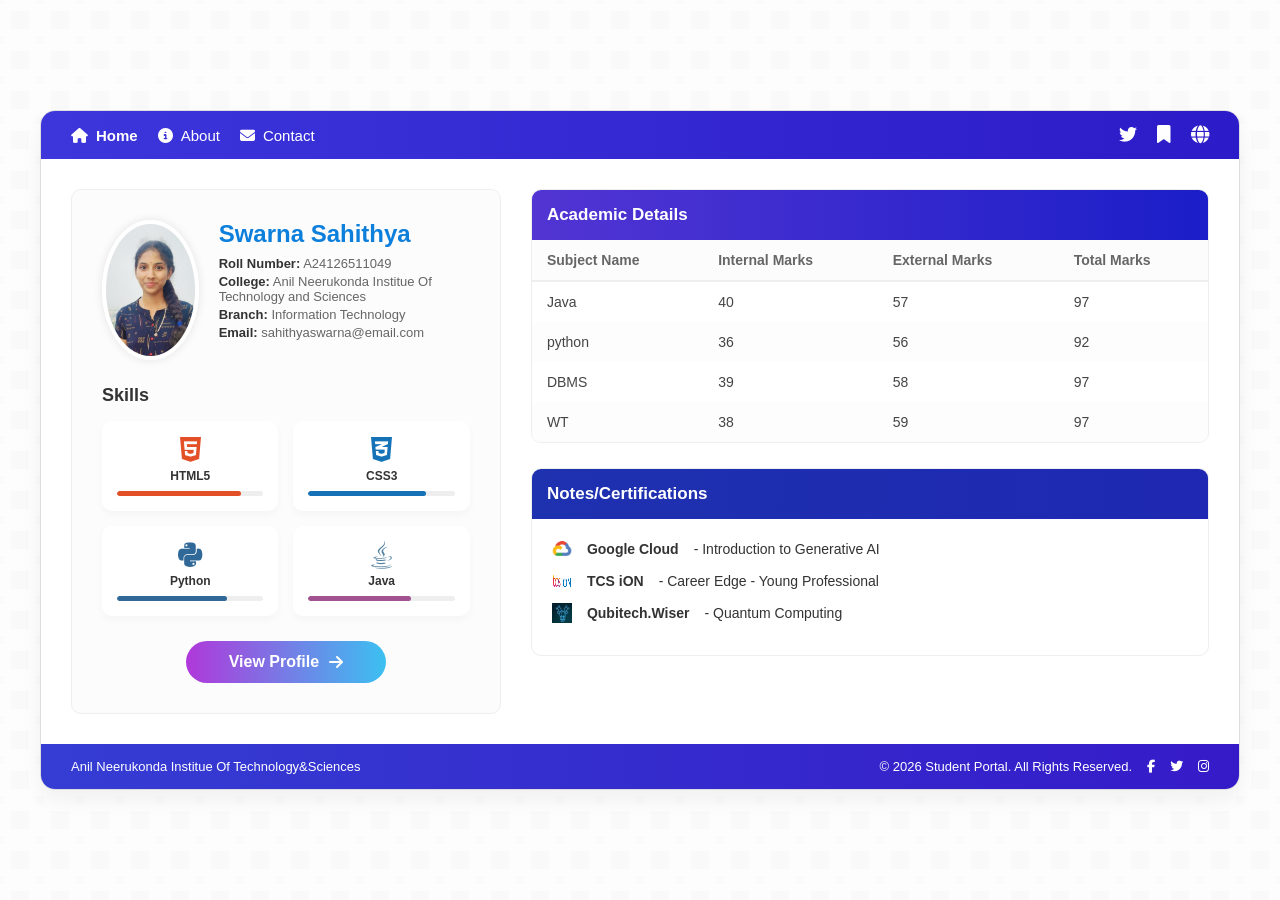
<file: WEBTECH2/index.html>
<!DOCTYPE html>
<html lang="en">
<head>
    <meta charset="UTF-8">
    <meta name="viewport" content="width=device-width, initial-scale=1.0">
    <title>Swarna Sahithya - Student Profile</title>
    <!-- Font Awesome for Icons -->
    <link rel="stylesheet" href="https://cdnjs.cloudflare.com/ajax/libs/font-awesome/6.5.1/css/all.min.css">
    <!-- Main Stylesheet -->
    <link rel="stylesheet" href="style.css">
</head>
<body>

    <!-- Main Outer Container -->
    <div class="main-outer-container">
        
        <!-- Header Navigation -->
        <header>
            <nav class="navbar">
                <div class="nav-left">
                    <a href="#" class="nav-item active"><i class="fas fa-home"></i> Home</a>
                    <a href="#" class="nav-item"><i class="fas fa-info-circle"></i> About</a>
                    <a href="#" class="nav-item"><i class="fas fa-envelope"></i> Contact</a>
                </div>
                <div class="nav-right">
                    <a href="#" class="nav-icon"><i class="fab fa-twitter"></i></a>
                    <a href="#" class="nav-icon"><i class="fas fa-bookmark"></i></a>
                    <a href="#" class="nav-icon"><i class="fas fa-globe"></i></a>
                </div>
            </nav>
        </header>

        <!-- Main Content Area -->
        <main class="content-area">
            
            <!-- Left Panel (Profile and Skills) -->
            <aside class="profile-panel">
                <div class="profile-header">
                    <div class="profile-pic-container">
                        <img src="profile.jpeg" alt="Swarna Sahithya" class="profile-pic">
                        <span class=""></span>
                    </div>
                    <div class="profile-basic-info">
                        <h1>Swarna Sahithya</h1>
                        <p><strong>Roll Number:</strong> A24126511049</p>
                        <p><strong>College:</strong> Anil Neerukonda Institue Of Technology and Sciences</p>
                        <p><strong>Branch:</strong> Information Technology</p>
                        <p><strong>Email:</strong> sahithyaswarna@email.com</p>
                    </div>
                </div>

                <div class="skills-section">
                    <h2>Skills</h2>
                    <div class="skills-grid">
                        <div class="skill-item html5">
                            <i class="fab fa-html5"></i>
                            <span>HTML5</span>
                            <div class="skill-bar"><div class="skill-level" style="width: 85%;"></div></div>
                        </div>
                        <div class="skill-item css3">
                            <i class="fab fa-css3-alt"></i>
                            <span>CSS3</span>
                            <div class="skill-bar"><div class="skill-level" style="width: 80%;"></div></div>
                        </div>
                        <div class="skill-item python">
                            <i class="fab fa-python"></i>
                            <span>Python</span>
                            <div class="skill-bar"><div class="skill-level" style="width: 75%;"></div></div>
                        </div>
                        <div class="skill-item java">
                            <i class="fab fa-java"></i>
                            <span>Java</span>
                            <div class="skill-bar"><div class="skill-level" style="width: 70%;"></div></div>
                        </div>
                    </div>
                </div>

                <button class="view-profile-btn">
                    View Profile <i class="fas fa-arrow-right"></i>
                </button>
            </aside>

            <!-- Right Panel (Academic and Notes) -->
            <section class="info-panel">
                <div class="academic-details">
                    <div class="academic-header">Academic Details</div>
                    <table class="academic-table">
                        <thead>
                            <tr>
                                <th><b>Subject Name</b></th>
                                <th><b>Internal Marks</b></th>
                                <th><b>External Marks</b></th>
                                <th><b>Total Marks</b></th>
                            </tr>
                        </thead>
                        <tbody>
                            <tr>
                                <td>Java</td>
                                <td>40</td>
                                <td>57</td>
                                <td>97</td>
                            </tr>
                            <tr>
                                <td>python</td>
                                <td>36</td>
                                <td>56</td>
                                <td>92</td>
                            </tr>
                            <tr>
                                <td>DBMS</td>
                                <td>39</td>
                                <td>58</td>
                                <td>97</td>
                            </tr>
                            <tr>
                                <td>WT</td>
                                <td>38</td>
                                <td>59</td>
                                <td>97</td>
                            </tr>
                        </tbody>
                    </table>
                </div>

                <div class="notes-section">
                    <div class="notes-header">Notes/Certifications</div>
                    <ul class="cert-list">
                        <li>
                            <img src="images.png" alt="Google Cloud" class="cert-icon">
                            <strong>Google Cloud</strong> - Introduction to Generative AI
                        </li>
                        <li>
                            <img src="TCS-iON-Logo.png" alt="TCS iON" class="cert-icon">
                            <strong>TCS iON</strong> - Career Edge - Young Professional
                        </li>
                        <li>
                            <img src="qubitech-logo.png" alt="Qubitech.Wiser" class="cert-icon">
                            <strong>Qubitech.Wiser</strong> - Quantum Computing
                        </li>
                    </ul>
                </div>
            </section>
        </main>

        <!-- Footer -->
        <footer class="main-footer">
            <div class="footer-left">Anil Neerukonda Institue Of Technology&Sciences</div>
            <div class="footer-right">
                <span>© 2026 Student Portal. All Rights Reserved.</span>
                <a href="#" class="footer-icon"><i class="fab fa-facebook-f"></i></a>
                <a href="#" class="footer-icon"><i class="fab fa-twitter"></i></a>
                <a href="#" class="footer-icon"><i class="fab fa-instagram"></i></a>
            </div>
        </footer>

    </div>

</body>
</html>
</file>
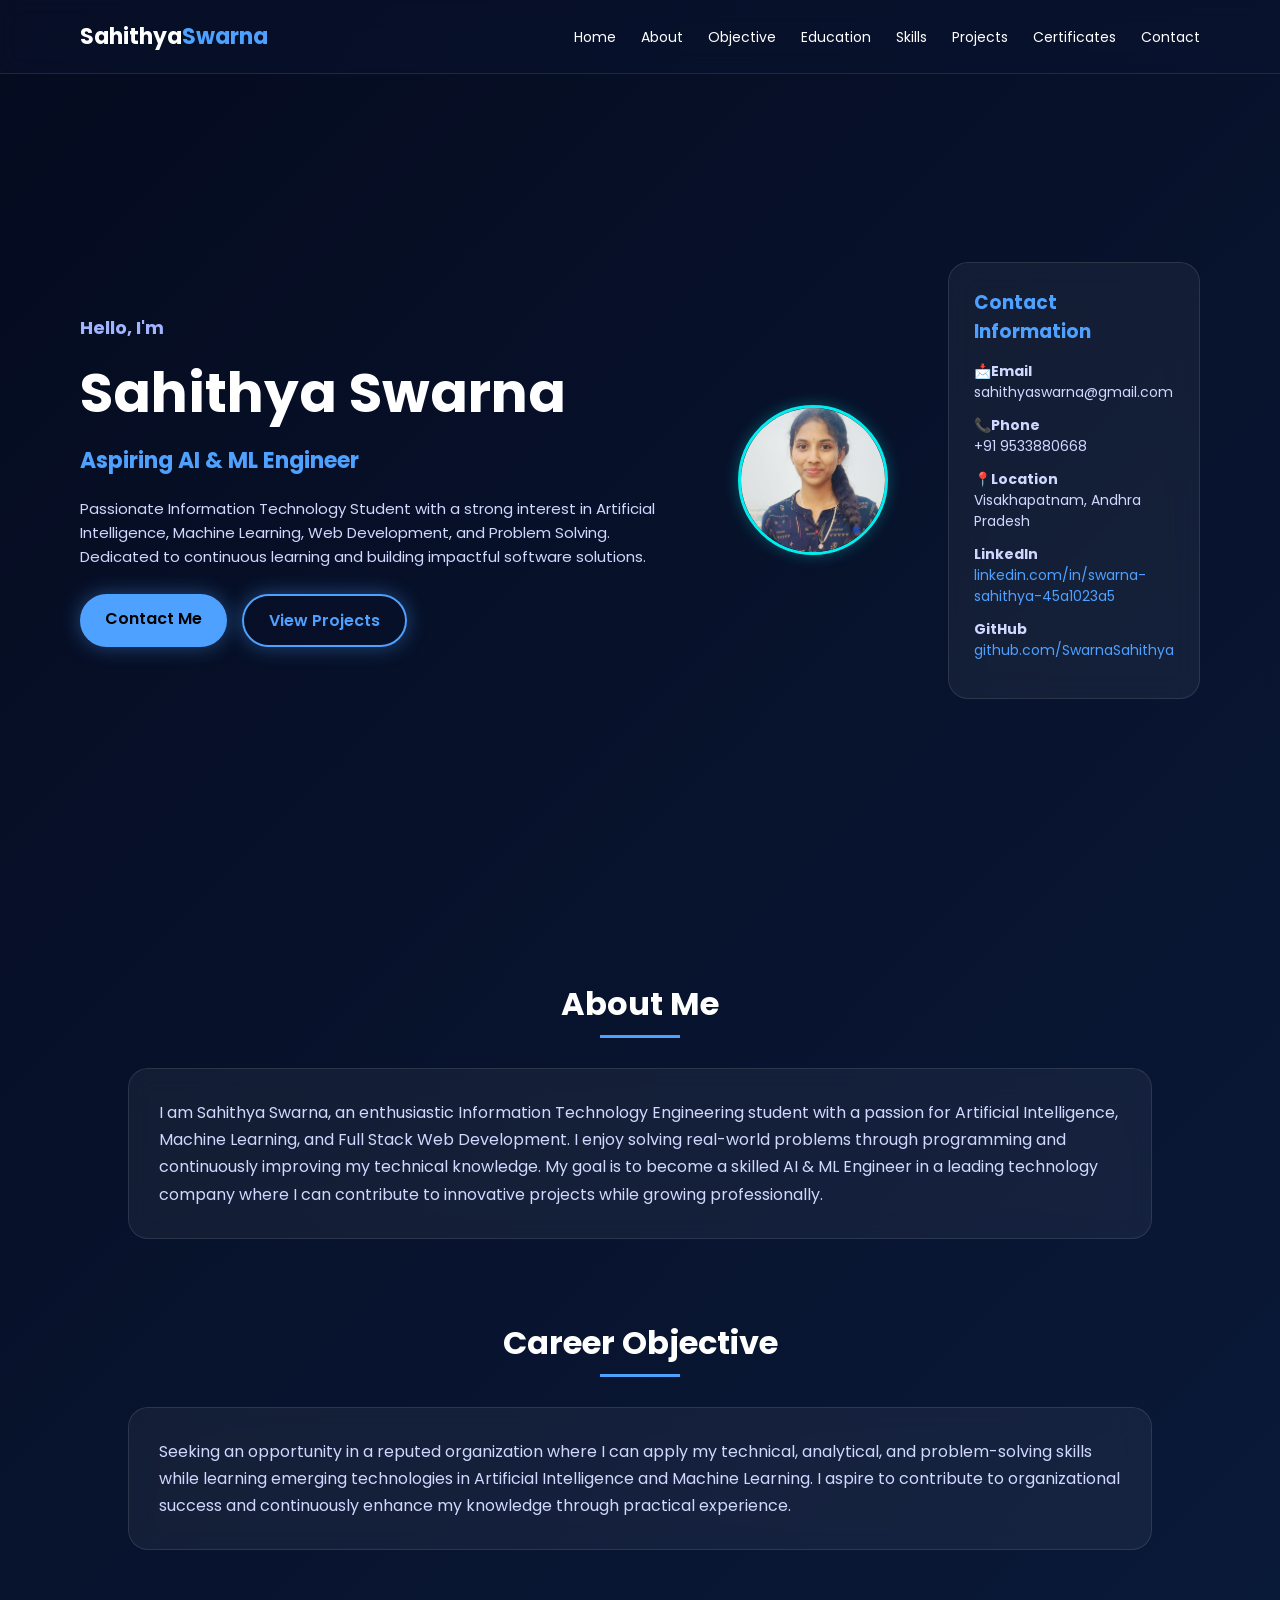
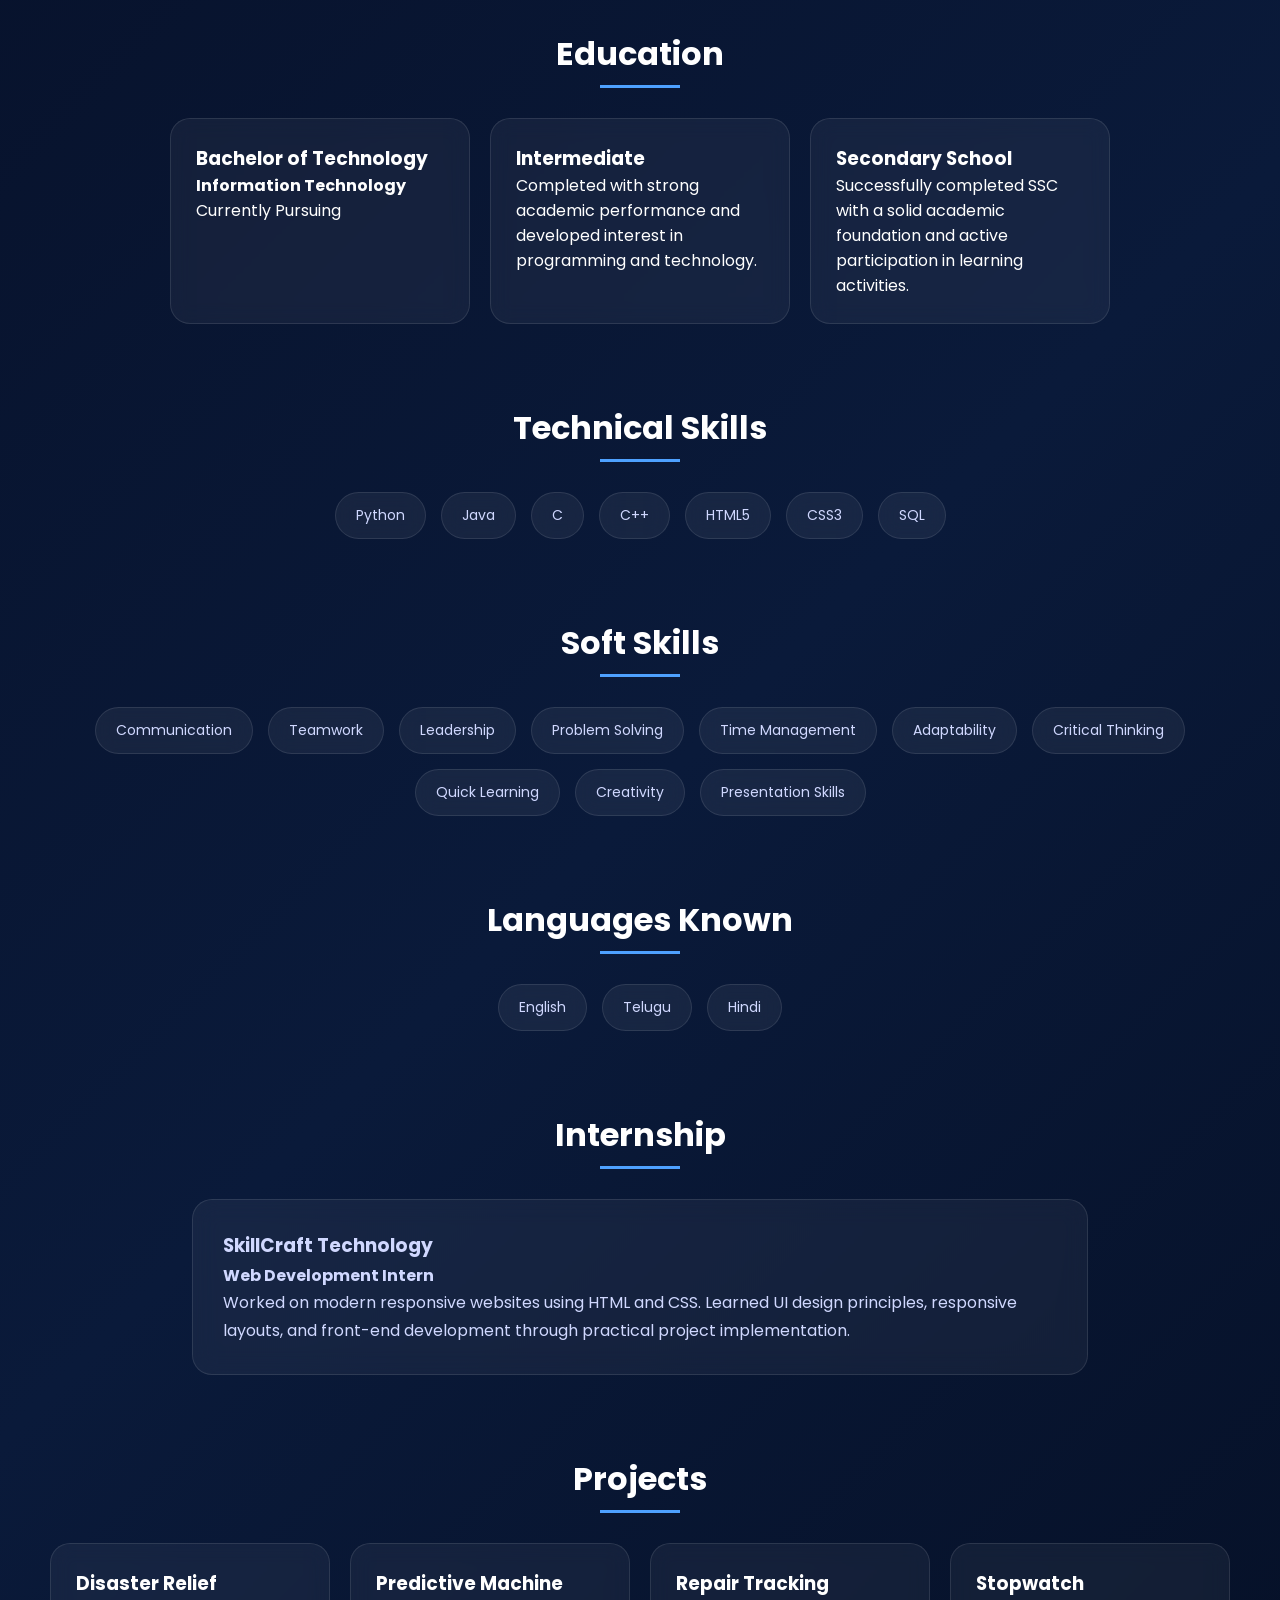
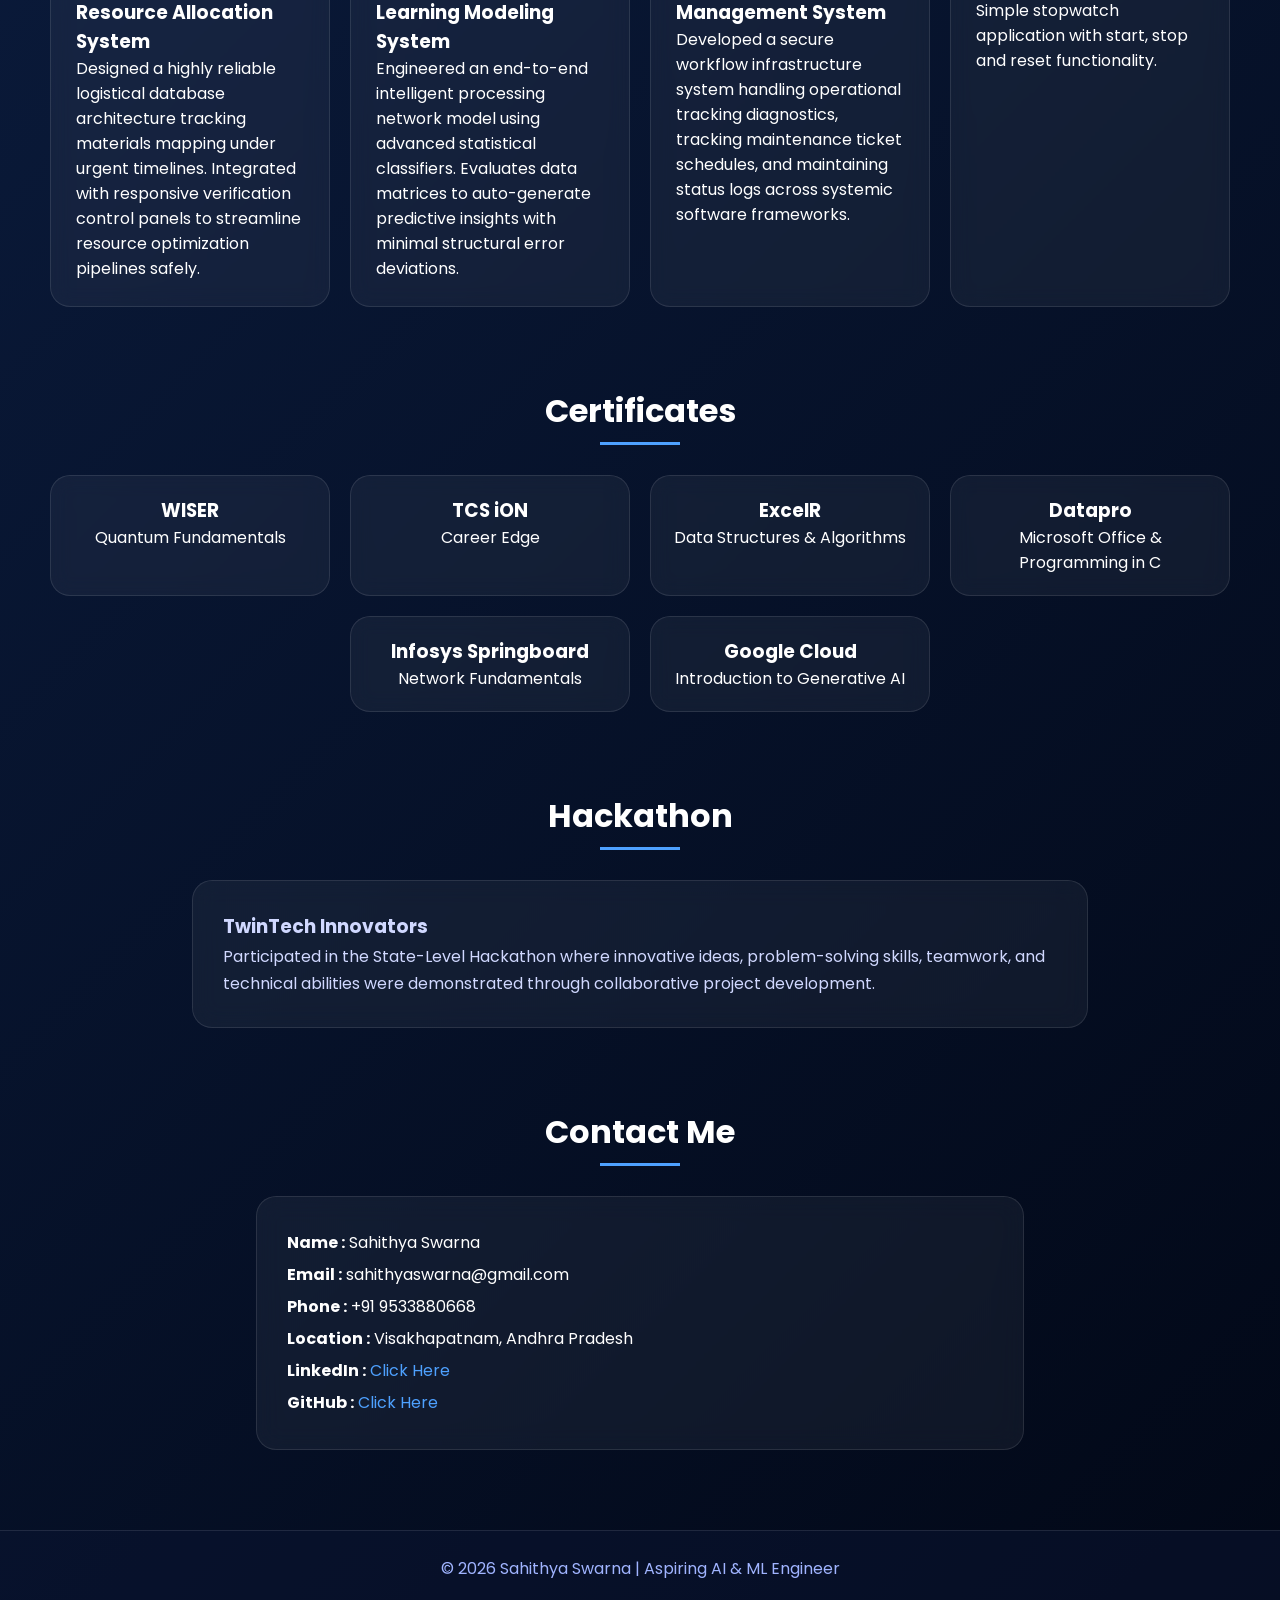
<file: WEBTECH_1/index.html>
<!DOCTYPE html>
<html lang="en">
<head>
    <meta charset="UTF-8">
    <meta name="viewport" content="width=device-width, initial-scale=1.0">
    <title>Sahithya Swarna | Portfolio</title>

    <!-- Google Font -->
    <link href="https://fonts.googleapis.com/css2?family=Poppins:wght@300;400;500;600;700;800&display=swap" rel="stylesheet">

    <!-- CSS -->
    <link rel="stylesheet" href="style.css">
</head>

<body>

<!-- ================= NAVBAR ================= -->

<header>
    <div class="logo">
        Sahithya<span>Swarna</span>
    </div>

    <nav>
        <ul>
            <li><a href="#home">Home</a></li>
            <li><a href="#about">About</a></li>
            <li><a href="#objective">Objective</a></li>
            <li><a href="#education">Education</a></li>
            <li><a href="#skills">Skills</a></li>
            <li><a href="#projects">Projects</a></li>
            <li><a href="#certificate">Certificates</a></li>
            <li><a href="#contact">Contact</a></li>
        </ul>
    </nav>
</header>

<!-- ================= HERO ================= -->

<section class="hero" id="home">

<div class="hero-content">

<h4>Hello, I'm</h4>

<h1>Sahithya Swarna</h1>

<h2>Aspiring AI & ML Engineer</h2>

<p>
Passionate Information Technology Student with a strong interest in Artificial Intelligence,
Machine Learning, Web Development, and Problem Solving.
Dedicated to continuous learning and building impactful software solutions.
</p>

<div class="hero-buttons">

<a href="#contact" class="btn">
Contact Me
</a>

<a href="#projects" class="btn btn2">
View Projects
</a>

</div>
</div> 

      <div class="hero-image-container">
          <img src="profile1.jpeg" alt="Sahithya Swarna" class="hero-profile-img">
      </div>

</div>
<div class="contact-card">

<h3>Contact Information</h3>

<div class="info">

<p>

<strong>📩Email</strong><br>

sahithyaswarna@gmail.com

</p>

<p>

<strong>📞Phone</strong><br>

+91 9533880668

</p>

<p>

<strong>📍Location</strong><br>

Visakhapatnam, Andhra Pradesh

</p>

<p>

<strong>LinkedIn</strong><br>

<a href="https://www.linkedin.com/in/swarna-sahithya-45a1023a5" target="_blank">

linkedin.com/in/swarna-sahithya-45a1023a5

</a>

</p>

<p>

<strong>GitHub</strong><br>

<a href="https://github.com/SwarnaSahithya" target="_blank">

github.com/SwarnaSahithya

</a>

</p>

</div>

</div>

</section>

<!-- ================= ABOUT ================= -->

<section class="about" id="about">

<h2 class="section-title">

About Me

</h2>

<div class="glass-card">

<p>

I am Sahithya Swarna, an enthusiastic Information Technology Engineering student with a
passion for Artificial Intelligence, Machine Learning, and Full Stack Web Development.
I enjoy solving real-world problems through programming and continuously improving my
technical knowledge. My goal is to become a skilled AI & ML Engineer in a leading
technology company where I can contribute to innovative projects while growing
professionally.

</p>

</div>

</section>

<!-- ================= CAREER OBJECTIVE ================= -->

<section class="objective" id="objective">

<h2 class="section-title">

Career Objective

</h2>

<div class="glass-card">

<p>

Seeking an opportunity in a reputed organization where I can apply my technical,
analytical, and problem-solving skills while learning emerging technologies in
Artificial Intelligence and Machine Learning. I aspire to contribute to organizational
success and continuously enhance my knowledge through practical experience.

</p>

</div>

</section>

<!-- ================= EDUCATION ================= -->

<section class="education" id="education">

<h2 class="section-title">

Education

</h2>

<div class="education-container">

<div class="edu-card">

<h3>

Bachelor of Technology

</h3>

<h4>

Information Technology

</h4>

<p>

Currently Pursuing

</p>

</div>

<div class="edu-card">

<h3>

Intermediate

</h3>

<p>

Completed with strong academic performance and developed interest in programming and technology.

</p>

</div>

<div class="edu-card">

<h3>

Secondary School

</h3>

<p>

Successfully completed SSC with a solid academic foundation and active participation in learning activities.

</p>

</div>

</div>

</section>

<!-- ================= SKILLS ================= -->
 <section class="skills" id="skills">

    <h2 class="section-title">Technical Skills</h2>

    <div class="skills-grid">

        <div class="skill-card">Python</div>

        <div class="skill-card">Java</div>

        <div class="skill-card">C</div>

        <div class="skill-card">C++</div>

        <div class="skill-card">HTML5</div>

        <div class="skill-card">CSS3</div>

        <div class="skill-card">SQL</div>

    </div>

</section>

<!-- ================= SOFT SKILLS ================= -->

<section class="soft-skills">

<h2 class="section-title">

Soft Skills

</h2>

<div class="skills-grid">

<div class="skill-card">Communication</div>

<div class="skill-card">Teamwork</div>

<div class="skill-card">Leadership</div>

<div class="skill-card">Problem Solving</div>

<div class="skill-card">Time Management</div>

<div class="skill-card">Adaptability</div>

<div class="skill-card">Critical Thinking</div>

<div class="skill-card">Quick Learning</div>

<div class="skill-card">Creativity</div>

<div class="skill-card">Presentation Skills</div>

</div>

</section>

<!-- ================= LANGUAGES ================= -->

<section class="languages">

<h2 class="section-title">

Languages Known

</h2>

<div class="skills-grid">

<div class="skill-card">English</div>

<div class="skill-card">Telugu</div>

<div class="skill-card">Hindi</div>

</div>

</section>

<!-- ================= INTERNSHIP ================= -->

<section class="internship">

<h2 class="section-title">

Internship

</h2>

<div class="glass-card">

<h3>

SkillCraft Technology

</h3>

<h4>

Web Development Intern

</h4>

<p>

Worked on modern responsive websites using HTML and CSS.
Learned UI design principles, responsive layouts, and front-end development
through practical project implementation.

</p>

</div>

</section>

<!-- ================= PROJECTS ================= -->

<section class="projects" id="projects">

<h2 class="section-title">

Projects

</h2>

<div class="project-container">

<div class="project-card">

<h3>Disaster Relief Resource Allocation System </h3>

<p>
Designed a highly reliable logistical database architecture tracking materials mapping under urgent timelines. Integrated with responsive verification control panels to streamline resource optimization pipelines safely.

</p>

</div>

<div class="project-card">

<h3>Predictive Machine Learning Modeling System</h3>

<p>
Engineered an end-to-end intelligent processing network model using advanced statistical classifiers. Evaluates data matrices to auto-generate predictive insights with minimal structural error deviations.
</p>

</div>

<div class="project-card">

<h3>Repair Tracking Management System</h3>

<p>
Developed a secure workflow infrastructure system handling operational tracking diagnostics, tracking maintenance ticket schedules, and maintaining status logs across systemic software frameworks.


</p>

</div>

<div class="project-card">

<h3>Stopwatch</h3>

<p>

Simple stopwatch application with start, stop and reset functionality.

</p>

</div>

</div>

</section>

<!-- ================= CERTIFICATES ================= -->

<section class="certificate" id="certificate">

<h2 class="section-title">

Certificates

</h2>

<div class="certificate-grid">

<div class="certificate-card">

<h3>WISER</h3>

<p>Quantum Fundamentals</p>

</div>

<div class="certificate-card">

<h3>TCS iON</h3>

<p>Career Edge</p>

</div>

<div class="certificate-card">

<h3>ExcelR</h3>

<p>Data Structures & Algorithms</p>

</div>

<div class="certificate-card">

<h3>Datapro</h3>

<p>Microsoft Office & Programming in C</p>

</div>

<div class="certificate-card">

<h3>Infosys Springboard</h3>

<p>Network Fundamentals</p>

</div>

<div class="certificate-card">

<h3>Google Cloud</h3>

<p>Introduction to Generative AI</p>

</div>

</div>

</section>

<!-- ================= HACKATHON ================= -->

<section class="hackathon">

<h2 class="section-title">

Hackathon

</h2>

<div class="glass-card">

<h3>

TwinTech Innovators

</h3>

<p>

Participated in the State-Level Hackathon where innovative ideas,
problem-solving skills, teamwork, and technical abilities were demonstrated
through collaborative project development.

</p>

</div>

</section>

<!-- ================= CONTACT ================= -->

<section class="contact" id="contact">

<h2 class="section-title">

Contact Me

</h2>

<div class="contact-box">

<p><strong>Name :</strong> Sahithya Swarna</p>

<p><strong>Email :</strong> sahithyaswarna@gmail.com</p>

<p><strong>Phone :</strong> +91 9533880668</p>

<p><strong>Location :</strong> Visakhapatnam, Andhra Pradesh</p>

<p>

<strong>LinkedIn :</strong>

<a href="https://www.linkedin.com/in/swarna-sahithya-45a1023a5" target="_blank">

Click Here

</a>

</p>

<p>

<strong>GitHub :</strong>

<a href="https://github.com/SwarnaSahithya" target="_blank">

Click Here

</a>

</p>

</div>

</section>

<!-- ================= FOOTER ================= -->

<footer>

<p>

© 2026 Sahithya Swarna | Aspiring AI & ML Engineer

</p>

</footer>

</body>

</html>
</file>
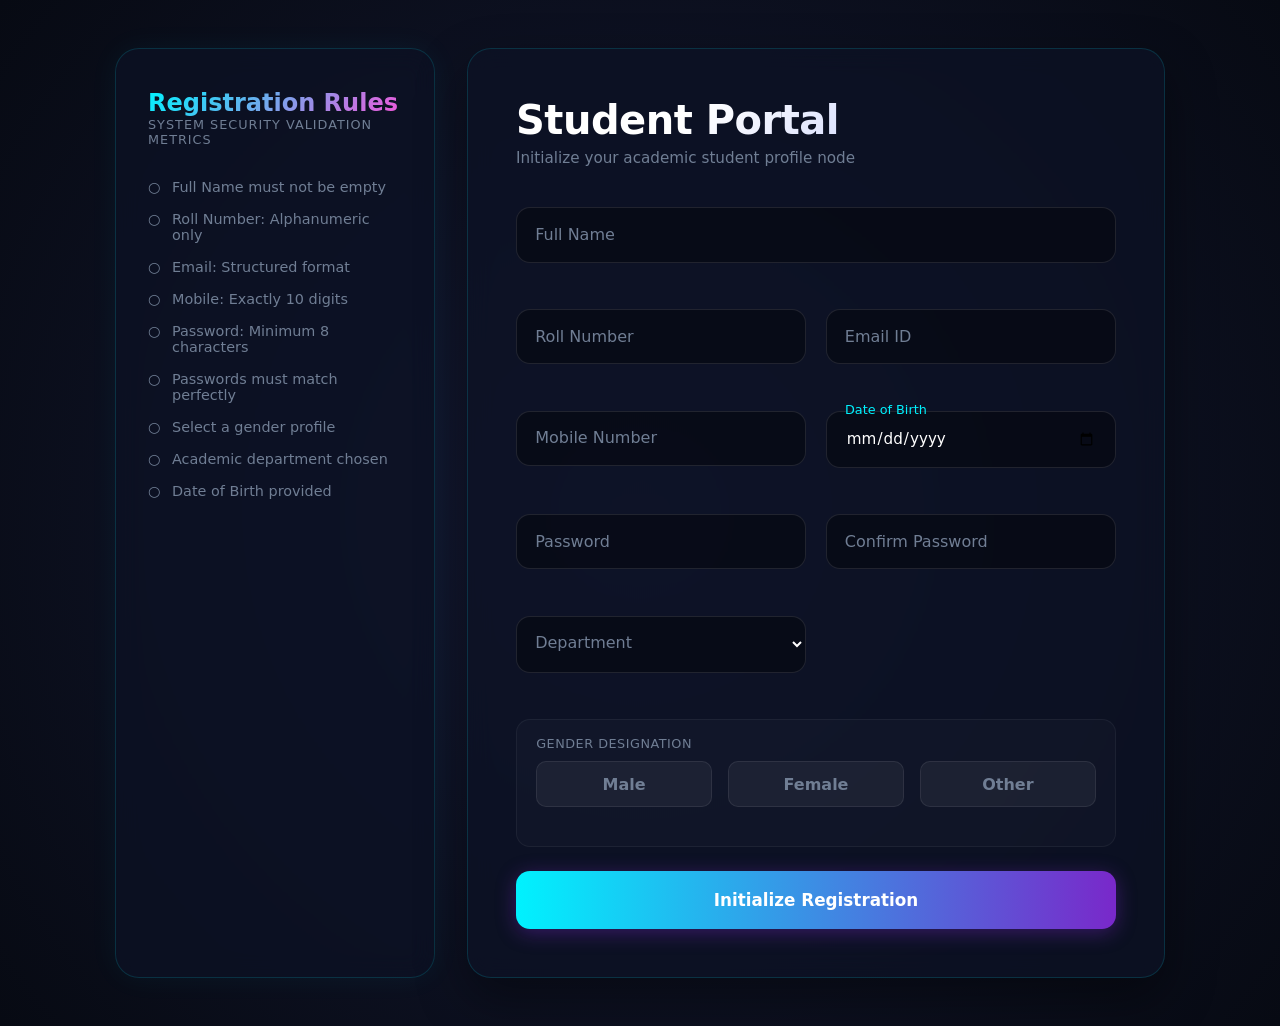
<file: WEBTECH_3/index.html>
<!DOCTYPE html>
<html lang="en">
<head>
    <meta charset="UTF-8">
    <meta name="viewport" content="width=device-width, initial-scale=1.0">
    <title>Next-Gen Student Registration Hub</title>
    <link rel="stylesheet" href="style.css">
</head>
<body>

    <div class="app-wrapper">
        <!-- Interactive Rule & Instruction HUD Sidebar -->
        <div class="rules-sidebar">
            <h2>Registration Rules</h2>
            <p class="subtitle">System security validation metrics</p>
            
            <ul class="rule-list">
                <li id="rule-name" class="rule-item">Full Name must not be empty</li>
                <li id="rule-roll" class="rule-item">Roll Number: Alphanumeric only</li>
                <li id="rule-email" class="rule-item">Email: Structured format</li>
                <li id="rule-mobile" class="rule-item">Mobile: Exactly 10 digits</li>
                <li id="rule-password" class="rule-item">Password: Minimum 8 characters</li>
                <li id="rule-match" class="rule-item">Passwords must match perfectly</li>
                <li id="rule-gender" class="rule-item">Select a gender profile</li>
                <li id="rule-dept" class="rule-item">Academic department chosen</li>
                <li id="rule-dob" class="rule-item">Date of Birth provided</li>
            </ul>
        </div>

        <!-- Main Registration Card -->
        <div class="form-container">
            <header>
                <h1>Student Portal</h1>
                <p>Initialize your academic student profile node</p>
            </header>

            <form id="registrationForm" novalidate>
                <div class="form-grid">
                    
                    <!-- Full Name -->
                    <div class="input-group full-width">
                        <input type="text" id="fullName" placeholder=" " required>
                        <label for="fullName">Full Name</label>
                        <div class="error-msg"></div>
                    </div>

                    <!-- Roll Number -->
                    <div class="input-group">
                        <input type="text" id="rollNumber" placeholder=" " required>
                        <label for="rollNumber">Roll Number</label>
                        <div class="error-msg"></div>
                    </div>

                    <!-- Email ID -->
                    <div class="input-group">
                        <input type="email" id="email" placeholder=" " required>
                        <label for="email">Email ID</label>
                        <div class="error-msg"></div>
                    </div>

                    <!-- Mobile Number -->
                    <div class="input-group">
                        <input type="tel" id="mobileNumber" placeholder=" " required>
                        <label for="mobileNumber">Mobile Number</label>
                        <div class="error-msg"></div>
                    </div>

                    <!-- Date of Birth -->
                    <div class="input-group">
                        <input type="date" id="dob" required>
                        <label for="dob">Date of Birth</label>
                        <div class="error-msg"></div>
                    </div>

                    <!-- Password -->
                    <div class="input-group">
                        <input type="password" id="password" placeholder=" " required>
                        <label for="password">Password</label>
                        <div class="error-msg"></div>
                    </div>

                    <!-- Confirm Password -->
                    <div class="input-group">
                        <input type="password" id="confirmPassword" placeholder=" " required>
                        <label for="confirmPassword">Confirm Password</label>
                        <div class="error-msg"></div>
                    </div>

                    <!-- Department Selection -->
                    <div class="input-group">
                        <select id="department" required>
                            <option value="" disabled selected hidden></option>
                            <option value="CSE">Computer Science & Engineering</option>
                            <option value="ECE">Electronics & Comm. Engineering</option>
                            <option value="EEE">Electrical Electronics Engineering</option>
                            <option value="IT">Information Technology</option>
                            <option value="MECH">Mechanical Engineering</option>
                            <option value="CIVIL">Civil Engineering</option>
                            <option value="CHEMICAL">Chemical Department</option>
                            <option value="CSM">CSM(AI&ML)</option>
                            <option value="CSD">CSD(Data Science)</option>
                        </select>
                        <label for="department">Department</label>
                        <div class="error-msg"></div>
                    </div>

                    <!-- Gender Multi-Option Toggles -->
                    <div class="gender-card-wrapper">
                        <div class="gender-title">Gender Designation</div>
                        <div class="gender-toggle-container">
                            <label class="gender-tile">
                                <input type="radio" name="gender" value="Male">
                                <span class="tile-btn">Male</span>
                            </label>
                            <label class="gender-tile">
                                <input type="radio" name="gender" value="Female">
                                <span class="tile-btn">Female</span>
                            </label>
                            <label class="gender-tile">
                                <input type="radio" name="gender" value="Other">
                                <span class="tile-btn">Other</span>
                            </label>
                        </div>
                        <div class="error-msg" id="genderError"></div>
                    </div>

                </div>

                <button type="submit" class="submit-glow-btn">
                    <span>Initialize Registration</span>
                </button>
            </form>
        </div>
    </div>

    <!-- Success Feedback Overlay -->
    <div class="modal" id="successModal">
        <div class="modal-content">
            <div class="success-glow-ring">✓</div>
            <h2>Identity Confirmed!</h2>
            <p>Verification successful. Your registration metrics have been saved accurately.</p>
            <button class="dismiss-btn" id="closeModalBtn">Dismiss Node</button>
        </div>
    </div>

    <script src="script.js"></script>
</body>
</html>
</file>
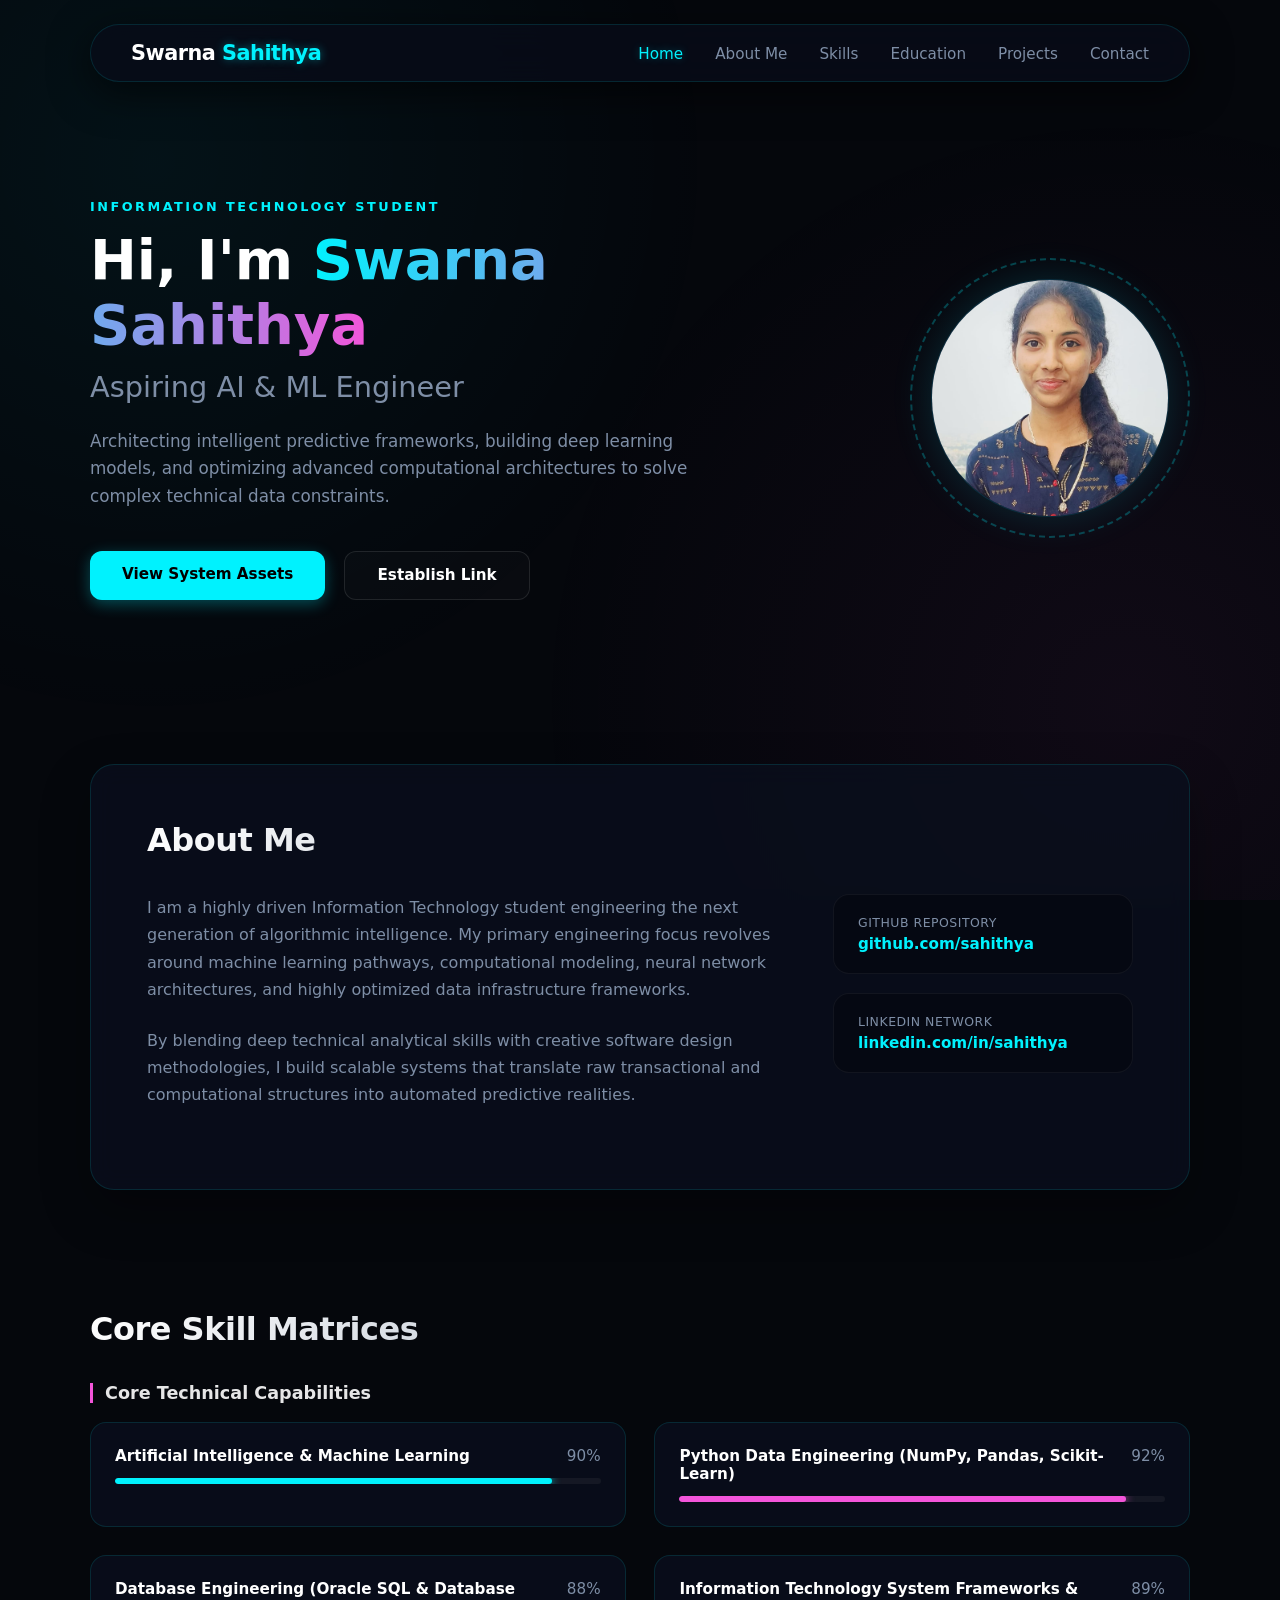
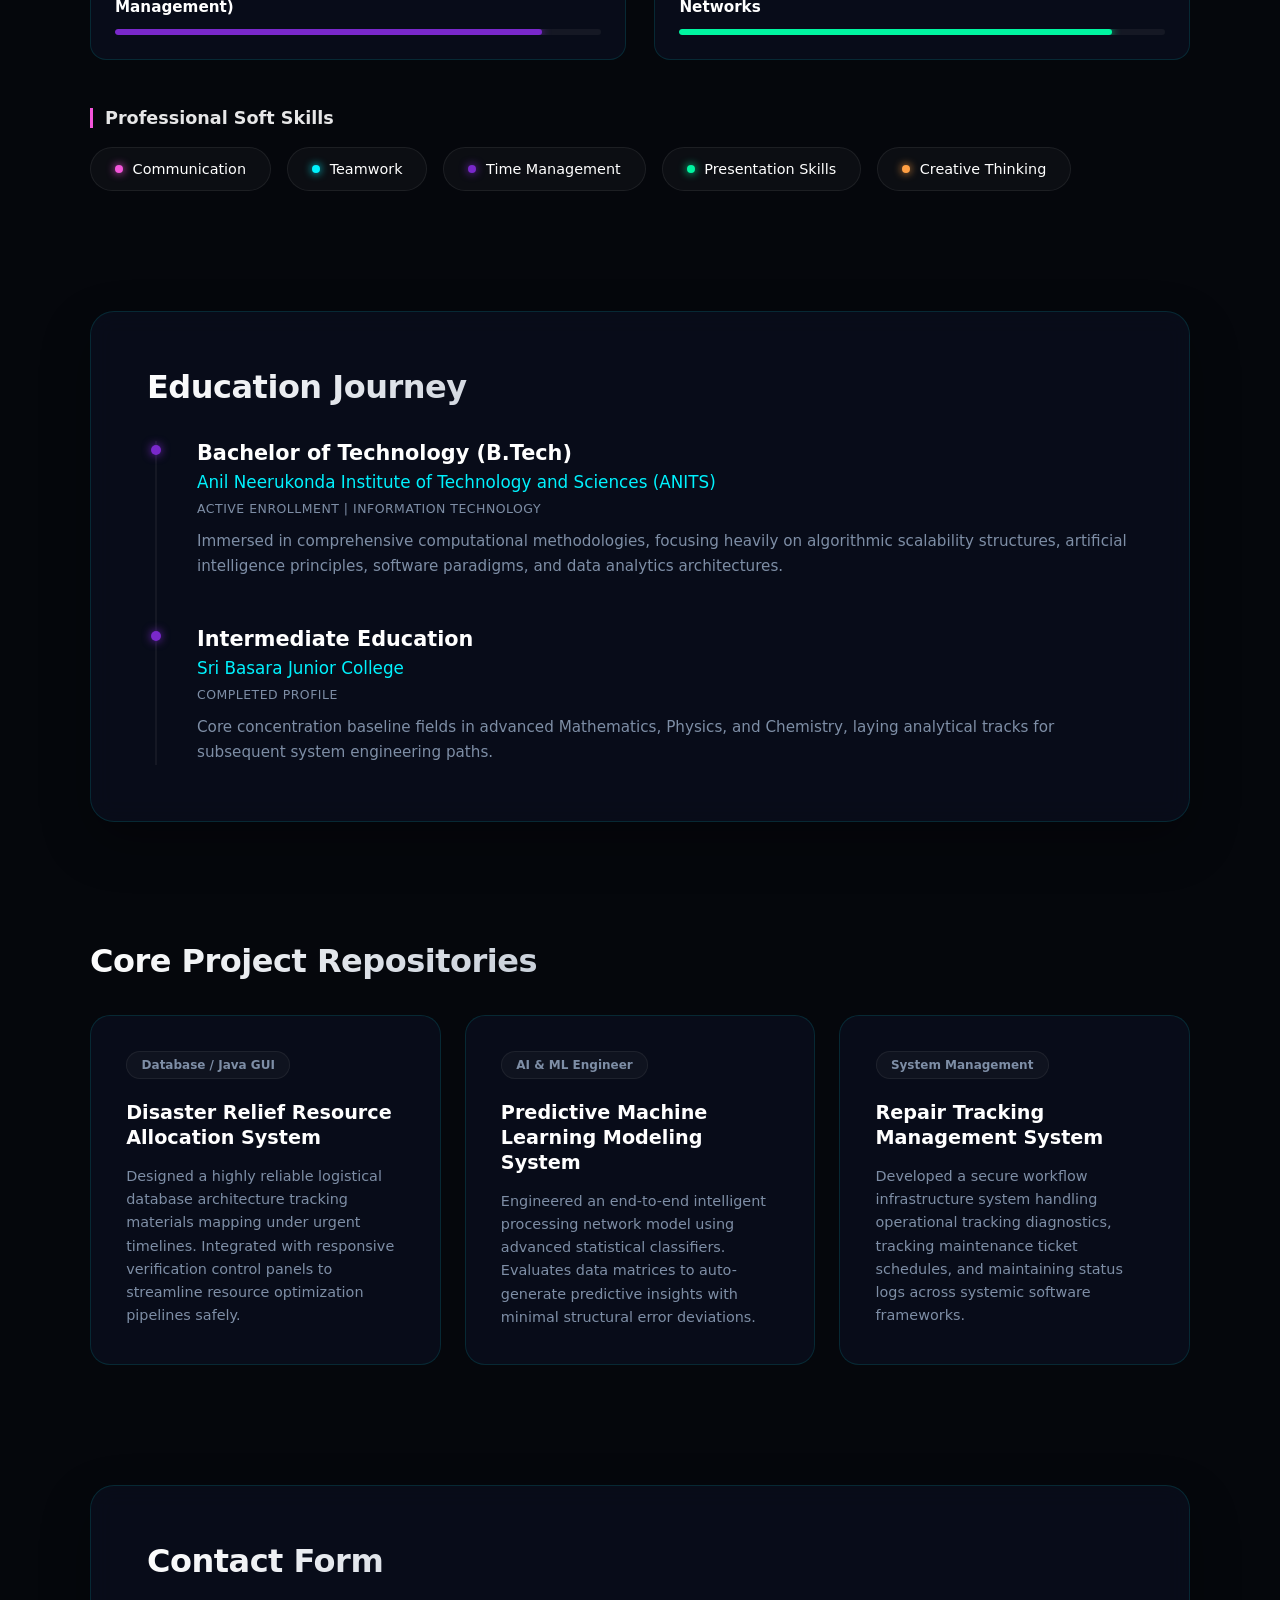
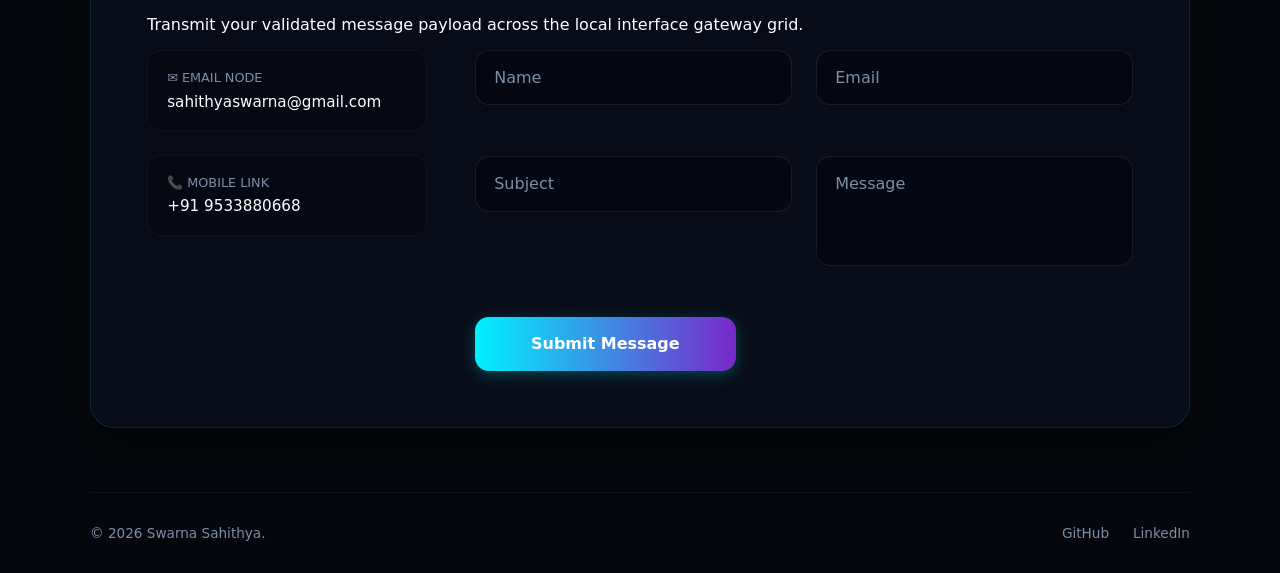
<file: WEBTECH_4/index.html>
<!DOCTYPE html>
<html lang="en">
<head>
    <meta charset="UTF-8">
    <meta name="viewport" content="width=device-width, initial-scale=1.0">
    <title>Swarna Sahithya | AI & ML Engineer Portfolio</title>
    <link rel="stylesheet" href="style.css">
</head>
<body>

    <!-- Ambient Core Background Grid -->
    <div class="glow-backdrop"></div>

    <!-- Premium Floating Horizontal Navigation Bar -->
    <nav class="navbar">
        <div class="nav-brand">Swarna <span>Sahithya</span></div>
        <ul class="nav-links">
            <li><a href="#home" class="active">Home</a></li>
            <li><a href="#about">About Me</a></li>
            <li><a href="#skills">Skills</a></li>
            <li><a href="#education">Education</a></li>
            <li><a href="#projects">Projects</a></li>
            <li><a href="#contact">Contact</a></li>
        </ul>
    </nav>

    <!-- Main Viewport Sections Container -->
    <main class="content-wrapper">

        <!-- Home / Hero Section -->
        <section id="home" class="section hero-section">
            <div class="hero-content">
                <span class="hero-subtitle">Information Technology Student</span>
                <h1>Hi, I'm <span class="highlight">Swarna Sahithya</span></h1>
                <h2>Aspiring AI & ML Engineer</h2>
                <p>Architecting intelligent predictive frameworks, building deep learning models, and optimizing advanced computational architectures to solve complex technical data constraints.</p>
                <div class="hero-actions">
                    <a href="#projects" class="btn primary-btn">View System Assets</a>
                    <a href="#contact" class="btn secondary-btn">Establish Link</a>
                </div>
            </div>
            <div class="hero-avatar">
                <div class="avatar-ring"></div>
                <!-- Profile Image Frame -->
                <div class="avatar-core">
                    <img src="profile3.jpeg" alt="Swarna Sahithya Profile" class="profile-img-element">
                </div>
            </div>
        </section>

        <!-- About Me Section -->
        <section id="about" class="section glass-card">
            <h3 class="section-title">About Me</h3>
            <div class="about-grid">
                <div class="about-text">
                    <p>I am a highly driven Information Technology student engineering the next generation of algorithmic intelligence. My primary engineering focus revolves around machine learning pathways, computational modeling, neural network architectures, and highly optimized data infrastructure frameworks.</p>
                    <p>By blending deep technical analytical skills with creative software design methodologies, I build scalable systems that translate raw transactional and computational structures into automated predictive realities.</p>
                </div>
                
                <div class="profile-links-hud">
                    <a href="https://github.com" target="_blank" class="hud-link-card">
                        <span class="hud-link-title">GitHub Repository</span>
                        <span class="hud-link-url">github.com/sahithya</span>
                    </a>
                    <a href="https://linkedin.com" target="_blank" class="hud-link-card">
                        <span class="hud-link-title">LinkedIn Network</span>
                        <span class="hud-link-url">linkedin.com/in/sahithya</span>
                    </a>
                </div>
            </div>
        </section>

        <!-- Skills Section -->
        <section id="skills" class="section">
            <h3 class="section-title">Core Skill Matrices</h3>
            
            <h4 class="skills-subtitle-group">Core Technical Capabilities</h4>
            <div class="skills-container">
                <!-- Skill Node 1 -->
                <div class="skill-progress-card">
                    <div class="skill-info">
                        <span class="skill-name">Artificial Intelligence & Machine Learning</span>
                        <span class="skill-pct">90%</span>
                    </div>
                    <div class="progress-track">
                        <div class="progress-fill" style="width: 90%; --fill-color: var(--neon-cyan);"></div>
                    </div>
                </div>
                <!-- Skill Node 2 -->
                <div class="skill-progress-card">
                    <div class="skill-info">
                        <span class="skill-name">Python Data Engineering (NumPy, Pandas, Scikit-Learn)</span>
                        <span class="skill-pct">92%</span>
                    </div>
                    <div class="progress-track">
                        <div class="progress-fill" style="width: 92%; --fill-color: var(--neon-pink);"></div>
                    </div>
                </div>
                <!-- Skill Node 3 -->
                <div class="skill-progress-card">
                    <div class="skill-info">
                        <span class="skill-name">Database Engineering (Oracle SQL & Database Management)</span>
                        <span class="skill-pct">88%</span>
                    </div>
                    <div class="progress-track">
                        <div class="progress-fill" style="width: 88%; --fill-color: var(--neon-violet);"></div>
                    </div>
                </div>
                <!-- Skill Node 4 -->
                <div class="skill-progress-card">
                    <div class="skill-info">
                        <span class="skill-name">Information Technology System Frameworks & Networks</span>
                        <span class="skill-pct">89%</span>
                    </div>
                    <div class="progress-track">
                        <div class="progress-fill" style="width: 89%; --fill-color: var(--neon-green);"></div>
                    </div>
                </div>
            </div>

            <h4 class="skills-subtitle-group" style="margin-top: 3rem;">Professional Soft Skills</h4>
            <div class="soft-skills-grid">
                <div class="soft-skill-tag"><span class="dot-indicator pink"></span> Communication</div>
                <div class="soft-skill-tag"><span class="dot-indicator cyan"></span> Teamwork</div>
                <div class="soft-skill-tag"><span class="dot-indicator violet"></span> Time Management</div>
                <div class="soft-skill-tag"><span class="dot-indicator green"></span> Presentation Skills</div>
                <div class="soft-skill-tag"><span class="dot-indicator orange"></span> Creative Thinking</div>
            </div>
        </section>

        <!-- Education Journey Section -->
        <section id="education" class="section glass-card">
            <h3 class="section-title">Education Journey</h3>
            <div class="timeline">
                
                <!-- BTech Timeline Node -->
                <div class="timeline-item">
                    <div class="timeline-dot structural"></div>
                    <div class="timeline-content">
                        <h4>Bachelor of Technology (B.Tech)</h4>
                        <h5>Anil Neerukonda Institute of Technology and Sciences (ANITS)</h5>
                        <p class="timeline-date">Active Enrollment | Information Technology</p>
                        <p>Immersed in comprehensive computational methodologies, focusing heavily on algorithmic scalability structures, artificial intelligence principles, software paradigms, and data analytics architectures.</p>
                    </div>
                </div>

                <!-- Intermediate Timeline Node -->
                <div class="timeline-item">
                    <div class="timeline-dot structural"></div>
                    <div class="timeline-content">
                        <h4>Intermediate Education</h4>
                        <h5>Sri Basara Junior College</h5>
                        <p class="timeline-date">Completed Profile</p>
                        <p>Core concentration baseline fields in advanced Mathematics, Physics, and Chemistry, laying analytical tracks for subsequent system engineering paths.</p>
                    </div>
                </div>

            </div>
        </section>

        <!-- Projects Grid Section Area -->
        <section id="projects" class="section">
            <h3 class="section-title">Core Project Repositories</h3>
            <div class="projects-grid">
                
                <!-- Project 1: Disaster Relief -->
                <div class="project-card">
                    <div class="project-badge">Database / Java GUI</div>
                    <h4>Disaster Relief Resource Allocation System</h4>
                    <p>Designed a highly reliable logistical database architecture tracking materials mapping under urgent timelines. Integrated with responsive verification control panels to streamline resource optimization pipelines safely.</p>
                </div>

                <!-- Project 2: AI & ML System -->
                <div class="project-card">
                    <div class="project-badge">AI & ML Engineer</div>
                    <h4>Predictive Machine Learning Modeling System</h4>
                    <p>Engineered an end-to-end intelligent processing network model using advanced statistical classifiers. Evaluates data matrices to auto-generate predictive insights with minimal structural error deviations.</p>
                </div>

                <!-- Project 3: Repair Tracking -->
                <div class="project-card">
                    <div class="project-badge">System Management</div>
                    <h4>Repair Tracking Management System</h4>
                    <p>Developed a secure workflow infrastructure system handling operational tracking diagnostics, tracking maintenance ticket schedules, and maintaining status logs across systemic software frameworks.</p>
                </div>

            </div>
        </section>

        <!-- Contact Form Section -->
        <section id="contact" class="section glass-card">
            <h3 class="section-title">Contact Form</h3>
            <p class="contact-subtitle">Transmit your validated message payload across the local interface gateway grid.</p>
            
            <div class="contact-layout-split">
                <!-- Direct Identity Coordinates Area -->
                <div class="direct-contact-hud">
                    <div class="contact-hud-item">
                        <span class="hud-icon-label">✉ Email Node</span>
                        <span class="hud-icon-value">sahithyaswarna@gmail.com</span>
                    </div>
                    <div class="contact-hud-item">
                        <span class="hud-icon-label">📞 Mobile Link</span>
                        <span class="hud-icon-value">+91 9533880668</span>
                    </div>
                </div>

                <!-- Form Interactive Interface Module -->
                <form id="contactForm" novalidate>
                    <div class="contact-form-grid">
                        <div class="field-group">
                            <input type="text" id="name" placeholder=" " required>
                            <label for="name">Name</label>
                            <div class="error-badge"></div>
                        </div>

                        <div class="field-group">
                            <input type="email" id="email" placeholder=" " required>
                            <label for="email">Email</label>
                            <div class="error-badge"></div>
                        </div>

                        <div class="field-group full-width">
                            <input type="text" id="subject" placeholder=" " required>
                            <label for="subject">Subject</label>
                            <div class="error-badge"></div>
                        </div>

                        <div class="field-group full-width">
                            <textarea id="message" rows="4" placeholder=" " required></textarea>
                            <label for="message">Message</label>
                            <div class="error-badge"></div>
                        </div>
                    </div>

                    <button type="submit" class="transmit-btn">
                        <span>Submit Message</span>
                    </button>
                </form>
            </div>
        </section>

    </main>

    <!-- Footer System Component Links -->
    <footer class="system-footer">
        <div class="footer-info">
            <p>&copy; 2026 Swarna Sahithya.</p>
        </div>
        <div class="footer-socials">
            <a href="https://github.com" target="_blank" class="social-icon">GitHub</a>
            <a href="https://linkedin.com" target="_blank" class="social-icon">LinkedIn</a>
        </div>
    </footer>

</body>
</html>
</file>
<file: WEBTECH2/style.css>
/* --- Global Styles --- */
* {
    margin: 0;
    padding: 0;
    box-sizing: border-box;
}

body {
    font-family: 'Poppins', sans-serif; /* Example font */
    color: #333;
    background: #fdfdfd; /* Light patterned background hint */
    background-image: url('data:image/svg+xml;utf8,<svg width="40" height="40" viewBox="0 0 40 40" xmlns="http://www.w3.org/2000/svg"><g fill="%23ddd" fill-opacity="0.1"><circle cx="2" cy="2" r="2"/><circle cx="38" cy="2" r="2"/><circle cx="2" cy="38" r="2"/><circle cx="38" cy="38" r="2"/><path d="M11 11h18v18H11z"/></g></svg>');
    display: flex;
    justify-content: center;
    align-items: center;
    min-height: 100vh;
}

.main-outer-container {
    width: 95%;
    max-width: 1200px;
    background: #fff;
    border: 1px solid #ddd;
    border-radius: 15px;
    overflow: hidden;
    box-shadow: 0 10px 20px rgba(0,0,0,0.05);
    display: flex;
    flex-direction: column;
}

/* --- Header --- */
header {
    background: linear-gradient(90deg, #3c36db, #2c1bc8);
    padding: 15px 30px;
    color: #fff;
}

.navbar {
    display: flex;
    justify-content: space-between;
    align-items: center;
}

.nav-left, .nav-right {
    display: flex;
    gap: 20px;
    align-items: center;
}

.nav-item, .nav-icon {
    color: #fff;
    text-decoration: none;
    display: flex;
    align-items: center;
    gap: 8px;
    font-size: 15px;
}

.nav-item.active {
    font-weight: bold;
}

.nav-icon i {
    font-size: 18px;
}

/* --- Content Area --- */
.content-area {
    display: flex;
    padding: 30px;
    gap: 30px;
    flex-grow: 1;
}

/* --- Left Panel --- */
.profile-panel {
    width: 38%;
    background: #fcfcfc;
    border: 1px solid #eeeeee;
    border-radius: 10px;
    padding: 30px;
    display: flex;
    flex-direction: column;
}

.profile-header {
    display: flex;
    align-items: flex-start;
    gap: 20px;
    margin-bottom: 25px;
}

.profile-pic-container {
    position: relative;
    width: 140px;
    height: 140px;
}

.profile-pic {
    width: 100%;
    height: 100%;
    border-radius: 50%;
    object-fit: cover;
    border: 4px solid #fff;
    box-shadow: 0 0 10px rgba(0,0,0,0.1);
}

.profile-pic-container::after {
    content: '';
    position: absolute;
    top: -4px; bottom: -4px; left: -4px; right: -4px;
    border-radius: 50%;
    background: linear-gradient(135deg, #00f2fe 0%, #4facfe 100%);
    z-index: -1;
}

.profile-label {
    position: absolute;
    bottom: -15px;
    left: 50%;
    transform: translateX(-50%);
    background: #555;
    color: #ffffff;
    padding: 3px 8px;
    border-radius: 10px;
    font-size: 11px;
}

.profile-basic-info h1 {
    font-size: 24px;
    color: #0b7fdb;
    margin-bottom: 8px;
}

.profile-basic-info p {
    font-size: 13px;
    color: #666;
    margin-bottom: 3px;
}

.profile-basic-info p strong {
    color: #333;
}

.skills-section h2 {
    font-size: 18px;
    color: #333;
    margin-bottom: 15px;
}

.skills-grid {
    display: grid;
    grid-template-columns: 1fr 1fr;
    gap: 15px;
    margin-bottom: 25px;
}

.skill-item {
    background: #fff;
    border-radius: 10px;
    padding: 15px;
    display: flex;
    flex-direction: column;
    align-items: center;
    box-shadow: 0 4px 8px rgba(0,0,0,0.03);
    text-align: center;
}

.skill-item i {
    font-size: 28px;
    margin-bottom: 5px;
}

.skill-item span {
    font-size: 12px;
    font-weight: bold;
    margin-bottom: 8px;
}

.skill-bar {
    width: 100%;
    height: 5px;
    background: #eee;
    border-radius: 5px;
    overflow: hidden;
}

.skill-level {
    height: 100%;
    border-radius: 5px;
}

/* Specific Skill Colors */
.html5 i { color: #e34f26; }
.html5 .skill-level { background: #e34f26; }
.css3 i { color: #1572b6; }
.css3 .skill-level { background: #1572b6; }
.python i { color: #306998; }
.python .skill-level { background: #306998; }
.java i { color: #5382a1; }
.java .skill-level { background: #a15391; }

.view-profile-btn {
    background: linear-gradient(90deg, #b038da, #3cc0f1);
    color: #fff;
    border: none;
    padding: 12px;
    border-radius: 30px;
    font-size: 16px;
    font-weight: bold;
    cursor: pointer;
    display: flex;
    justify-content: center;
    align-items: center;
    gap: 10px;
    width: 200px;
    margin: 0 auto;
    transition: box-shadow 0.2s;
}

.view-profile-btn:hover {
    box-shadow: 0 5px 15px rgba(0,0,0,0.1);
}

/* --- Right Panel --- */
.info-panel {
    width: 60%;
    display: flex;
    flex-direction: column;
    gap: 25px;
}

.academic-details, .notes-section {
    background: #fff;
    border: 1px solid #eee;
    border-radius: 10px;
    overflow: hidden;
}

.academic-header, .notes-header {
    background: linear-gradient(90deg, #5235d3, #1b1ec8);
    color: #fff;
    padding: 15px;
    font-size: 17px;
    font-weight: bold;
}

.academic-table {
    width: 100%;
    border-collapse: collapse;
}

.academic-table th, .academic-table td {
    padding: 12px 15px;
    text-align: left;
    font-size: 14px;
}

.academic-table th {
    background: #fcfcfc;
    color: #666666;
    font-weight: normal;
    border-bottom: 2px solid #eee;
}

.academic-table tbody tr:nth-child(even) {
    background: #fdfdfd;
}

.academic-table td {
    color: #444444;
}

.notes-section {
    padding: 0;
}

.notes-header {
    background: linear-gradient(90deg, #1e31af, #1e28b2);
}

.cert-list {
    list-style: none;
    padding: 20px;
}

.cert-list li {
    display: flex;
    align-items: center;
    gap: 15px;
    margin-bottom: 12px;
    font-size: 14px;
}

.cert-icon {
    width: 20px;
    height: 20px;
}

/* --- Footer --- */
.main-footer {
    background: linear-gradient(90deg, #353dd3, #351bc8);
    color: #fff;
    padding: 15px 30px;
    display: flex;
    justify-content: space-between;
    align-items: center;
    font-size: 13px;
}

.footer-right {
    display: flex;
    gap: 15px;
    align-items: center;
}

.footer-icon {
    color: #fff;
    text-decoration: none;
}
</file>
<file: WEBTECH_1/style.css>
/* ================= GLOBAL STYLES ================= */

* {
    margin: 0;
    padding: 0;
    box-sizing: border-box;
    font-family: 'Poppins', sans-serif;
}

html {
    scroll-behavior: smooth;
}

body {
    background: linear-gradient(135deg, #050b1f, #0a1a3a, #020817);
    color: #ffffff;
    overflow-x: hidden;
}

/* ================= NAVBAR ================= */

header {
    position: fixed;
    top: 0;
    left: 0;
    width: 100%;
    padding: 20px 80px;
    display: flex;
    justify-content: space-between;
    align-items: center;
    backdrop-filter: blur(12px);
    background: rgba(10, 20, 50, 0.4);
    z-index: 1000;
    border-bottom: 1px solid rgba(255,255,255,0.1);
}

.logo {
    font-size: 22px;
    font-weight: 700;
    color: #ffffff;
}

.logo span {
    color: #4ea1ff;
}

nav ul {
    display: flex;
    gap: 25px;
    list-style: none;
}

nav ul li a {
    text-decoration: none;
    color: #ffffff;
    font-size: 14px;
    transition: 0.3s;
    position: relative;
}

nav ul li a::after {
    content: "";
    position: absolute;
    width: 0%;
    height: 2px;
    left: 0;
    bottom: -5px;
    background: #4ea1ff;
    transition: 0.3s;
}

nav ul li a:hover::after {
    width: 100%;
}

nav ul li a:hover {
    color: #4ea1ff;
}

/* ================= HERO SECTION ================= */

.hero {
    min-height: 100vh;
    display: flex;
    justify-content: space-between;
    align-items: center;
    padding: 120px 80px 60px;
    gap: 50px;
}

.hero-content {
    max-width: 600px;
    animation: fadeInUp 1s ease-in-out;
}

.hero-content h4 {
    font-size: 18px;
    color: #a0b4ff;
}

.hero-content h1 {
    font-size: 55px;
    margin: 10px 0;
}

.hero-content h2 {
    font-size: 22px;
    color: #4ea1ff;
    margin-bottom: 20px;
}

.hero-content p {
    font-size: 15px;
    line-height: 1.6;
    color: #d0d8ff;
}

/* ================= BUTTONS ================= */

.hero-buttons {
    margin-top: 25px;
    display: flex;
    gap: 15px;
}

.btn {
    padding: 12px 25px;
    border-radius: 30px;
    text-decoration: none;
    background: #4ea1ff;
    color: #000;
    font-weight: 600;
    transition: 0.3s;
    box-shadow: 0 0 20px rgba(78,161,255,0.4);
}

.btn:hover {
    transform: translateY(-3px);
    box-shadow: 0 0 30px rgba(78,161,255,0.7);
}

.btn2 {
    background: transparent;
    border: 2px solid #4ea1ff;
    color: #4ea1ff;
}

/* ================= CONTACT CARD ================= */

.contact-card {
    width: 320px;
    padding: 25px;
    border-radius: 20px;
    background: rgba(255,255,255,0.05);
    backdrop-filter: blur(15px);
    border: 1px solid rgba(255,255,255,0.1);
    animation: fadeInRight 1s ease-in-out;
}

.contact-card h3 {
    margin-bottom: 15px;
    color: #4ea1ff;
}

.contact-card p {
    margin-bottom: 12px;
    font-size: 14px;
    color: #d0d8ff;
}

.contact-card a {
    color: #4ea1ff;
    text-decoration: none;
}

/* ================= SECTION TITLES ================= */

.section-title {
    text-align: center;
    font-size: 32px;
    margin: 80px 0 40px;
    color: #ffffff;
    position: relative;
}

.section-title::after {
    content: "";
    width: 80px;
    height: 3px;
    background: #4ea1ff;
    position: absolute;
    left: 50%;
    transform: translateX(-50%);
    bottom: -10px;
}

/* ================= GLASS CARD ================= */

.glass-card {
    width: 80%;
    margin: auto;
    padding: 30px;
    border-radius: 20px;
    background: rgba(255,255,255,0.05);
    backdrop-filter: blur(12px);
    border: 1px solid rgba(255,255,255,0.1);
    color: #d0d8ff;
    line-height: 1.7;
}

/* ================= EDUCATION ================= */

.education-container {
    display: flex;
    justify-content: center;
    gap: 20px;
    flex-wrap: wrap;
    padding: 0 50px;
}

.edu-card {
    width: 300px;
    padding: 25px;
    border-radius: 20px;
    background: rgba(255,255,255,0.05);
    backdrop-filter: blur(10px);
    border: 1px solid rgba(255,255,255,0.1);
    transition: 0.3s;
}

.edu-card:hover {
    transform: translateY(-10px);
    border-color: #4ea1ff;
}
/* ================= SKILLS ================= */

.skills-grid {
    display: flex;
    flex-wrap: wrap;
    justify-content: center;
    gap: 15px;
    padding: 0 50px;
}

.skill-card {
    padding: 12px 20px;
    border-radius: 30px;
    background: rgba(255,255,255,0.06);
    border: 1px solid rgba(255,255,255,0.1);
    backdrop-filter: blur(10px);
    color: #d0d8ff;
    font-size: 14px;
    transition: 0.3s;
}

.skill-card:hover {
    transform: translateY(-5px);
    background: rgba(78,161,255,0.2);
    border-color: #4ea1ff;
}

/* ================= PROJECTS ================= */

.project-container {
    display: flex;
    flex-wrap: wrap;
    justify-content: center;
    gap: 20px;
    padding: 0 50px;
}

.project-card {
    width: 280px;
    padding: 25px;
    border-radius: 20px;
    background: rgba(255,255,255,0.05);
    border: 1px solid rgba(255,255,255,0.1);
    backdrop-filter: blur(10px);
    transition: 0.3s;
}

.project-card:hover {
    transform: translateY(-10px);
    border-color: #4ea1ff;
}

/* ================= CERTIFICATES ================= */

.certificate-grid {
    display: flex;
    flex-wrap: wrap;
    justify-content: center;
    gap: 20px;
    padding: 0 50px;
}

.certificate-card {
    width: 280px;
    padding: 20px;
    border-radius: 20px;
    background: rgba(255,255,255,0.05);
    border: 1px solid rgba(255,255,255,0.1);
    backdrop-filter: blur(10px);
    transition: 0.3s;
    text-align: center;
}

.certificate-card:hover {
    transform: scale(1.05);
    border-color: #4ea1ff;
}

/* ================= INTERNSHIP & HACKATHON ================= */

.internship .glass-card,
.hackathon .glass-card {
    width: 70%;
    margin: auto;
}

/* ================= CONTACT ================= */

.contact-box {
    width: 60%;
    margin: auto;
    padding: 30px;
    border-radius: 20px;
    background: rgba(255,255,255,0.05);
    border: 1px solid rgba(255,255,255,0.1);
    backdrop-filter: blur(12px);
    line-height: 2;
}

.contact-box a {
    color: #4ea1ff;
    text-decoration: none;
}

/* ================= FOOTER ================= */

footer {
    margin-top: 80px;
    padding: 25px;
    text-align: center;
    background: rgba(10,20,50,0.5);
    border-top: 1px solid rgba(255,255,255,0.1);
    color: #a0b4ff;
}

/* ================= RESPONSIVE DESIGN ================= */

@media (max-width: 1024px) {

    header {
        padding: 15px 30px;
    }

    .hero {
        flex-direction: column;
        text-align: center;
        padding: 120px 30px 50px;
    }

    .contact-card {
        width: 90%;
    }

    .glass-card,
    .contact-box {
        width: 90%;
    }

    .education-container,
    .skills-grid,
    .project-container,
    .certificate-grid {
        padding: 0 20px;
    }
}

@media (max-width: 768px) {

    nav ul {
        display: none;
    }

    .hero-content h1 {
        font-size: 38px;
    }

    .hero-content h2 {
        font-size: 18px;
    }

    .section-title {
        font-size: 26px;
    }

    .skill-card,
    .project-card,
    .certificate-card {
        width: 90%;
    }
}

/* ================= ANIMATIONS ================= */

@keyframes fadeInUp {
    from {
        opacity: 0;
        transform: translateY(40px);
    }
    to {
        opacity: 1;
        transform: translateY(0);
    }
}

@keyframes fadeInRight {
    from {
        opacity: 0;
        transform: translateX(40px);
    }
    to {
        opacity: 1;
        transform: translateX(0);
    }
}
/* Center and scale the profile image container */
.hero-image-container {
    display: flex;
    justify-content: center;
    align-items: center;
    padding: 10px;
}

/* Control the explicit size of your picture */
.hero-profile-img {
    width: 150px;          /* Adjust this width to make it smaller or larger */
    height: 150px;         /* Keeps it square */
    object-fit: cover;     /* Prevents stretching/distortion */
    border-radius: 50%;    /* Optional: Makes the picture a neat circle */
    border: 3px solid #00eeee; /* Optional: Adds a matching glow border */
    box-shadow: 0 0 15px rgba(0, 238, 238, 0.3);
}
</file>
<file: WEBTECH_3/style.css>
:root {
    --bg-dark: #070a13;
    --neon-cyan: #00f2fe;
    --neon-pink: #f355da;
    --neon-violet: #7928ca;
    --neon-green: #00f5a0;
    --neon-red: #ff3838;
    --card-bg: rgba(13, 18, 36, 0.75);
    --border-color: rgba(0, 242, 254, 0.15);
    --text-white: #ffffff;
    --text-dim: #707e94;
}

* {
    box-sizing: border-box;
    margin: 0;
    padding: 0;
    font-family: 'Segoe UI', system-ui, -apple-system, sans-serif;
}

body {
    background: radial-gradient(circle at 50% 50%, #141933 0%, var(--bg-dark) 100%);
    min-height: 100vh;
    display: flex;
    justify-content: center;
    align-items: center;
    padding: 3rem 1.5rem;
    color: var(--text-white);
    overflow-x: hidden;
}

/* Master Grid containing Form Layout + Dynamic Instruction Card */
.app-wrapper {
    display: grid;
    grid-template-columns: 320px 1fr;
    gap: 2rem;
    width: 100%;
    max-width: 1050px;
    z-index: 2;
}

/* Attractive Multi-Color Rules HUD Panel */
.rules-sidebar {
    background: var(--card-bg);
    border: 1px solid var(--border-color);
    border-radius: 24px;
    padding: 2.5rem 2rem;
    box-shadow: 0 0 30px rgba(0, 242, 254, 0.05);
    backdrop-filter: blur(12px);
    -webkit-backdrop-filter: blur(12px);
}

.rules-sidebar h2 {
    font-size: 1.5rem;
    font-weight: 700;
    background: linear-gradient(135deg, var(--neon-cyan), var(--neon-pink));
    -webkit-background-clip: text;
    background-clip: text;
    -webkit-text-fill-color: transparent;
}

.subtitle {
    font-size: 0.8rem;
    color: var(--text-dim);
    margin-bottom: 2rem;
    text-transform: uppercase;
    letter-spacing: 1px;
}

.rule-list {
    list-style: none;
    display: flex;
    flex-direction: column;
    gap: 1rem;
}

.rule-item {
    font-size: 0.9rem;
    color: var(--text-dim);
    padding-left: 1.5rem;
    position: relative;
    transition: all 0.3s ease;
}

.rule-item::before {
    content: '○';
    position: absolute;
    left: 0;
    color: var(--text-dim);
    font-weight: bold;
}

/* Rules Status Dynamic UI Changes */
.rule-item.valid {
    color: var(--neon-green);
    text-shadow: 0 0 8px rgba(0, 245, 160, 0.3);
}
.rule-item.valid::before {
    content: '✓';
    color: var(--neon-green);
}

.rule-item.invalid-active {
    color: var(--neon-red);
    text-shadow: 0 0 8px rgba(255, 56, 56, 0.3);
}
.rule-item.invalid-active::before {
    content: '✕';
    color: var(--neon-red);
}

/* Core Registration Container styling */
.form-container {
    background: var(--card-bg);
    border: 1px solid var(--border-color);
    border-radius: 24px;
    padding: 3rem;
    box-shadow: 0 20px 50px rgba(0, 0, 0, 0.4);
    backdrop-filter: blur(12px);
    -webkit-backdrop-filter: blur(12px);
    position: relative;
}

header h1 {
    font-size: 2.5rem;
    font-weight: 800;
    letter-spacing: -0.5px;
    background: linear-gradient(135deg, #ffffff 30%, #a5b4fc 100%);
    -webkit-background-clip: text;
    background-clip: text;
    -webkit-text-fill-color: transparent;
    margin-bottom: 0.4rem;
}

header p {
    color: var(--text-dim);
    margin-bottom: 2.5rem;
    font-size: 0.95rem;
}

.form-grid {
    display: grid;
    grid-template-columns: 1fr 1fr;
    gap: 1.5rem 1.2rem;
}

.full-width {
    grid-column: span 2;
}

/* Dynamic Glowing Input Components */
.input-group {
    position: relative;
    display: flex;
    flex-direction: column;
}

.input-group input, 
.input-group select {
    width: 100%;
    padding: 1.1rem 1.2rem;
    background: rgba(5, 7, 16, 0.6);
    border: 1px solid rgba(255, 255, 255, 0.1);
    border-radius: 14px;
    color: var(--text-white);
    font-size: 0.95rem;
    outline: none;
    transition: all 0.3s cubic-bezier(0.4, 0, 0.2, 1);
}

.input-group select option {
    background: #0d1224;
    color: var(--text-white);
}

.input-group input:focus, 
.input-group select:focus {
    border-color: var(--neon-cyan);
    box-shadow: 0 0 15px rgba(0, 242, 254, 0.25);
    background: rgba(5, 7, 16, 0.9);
}

.input-group label {
    position: absolute;
    left: 1.2rem;
    top: 1.1rem;
    color: var(--text-dim);
    pointer-events: none;
    transition: transform 0.25s, color 0.25s;
    transform-origin: left top;
}

.input-group input:focus ~ label,
.input-group input:not(:placeholder-shown) ~ label,
.input-group select:focus ~ label,
.input-group select:valid ~ label {
    transform: translateY(-1.6rem) scale(0.8);
    color: var(--neon-cyan);
}

.input-group input[type="date"] ~ label {
    transform: translateY(-1.6rem) scale(0.8);
}

/* Multi-colored Beautiful Custom Radio Tiles */
.gender-card-wrapper {
    grid-column: span 2;
    background: rgba(255, 255, 255, 0.02);
    border: 1px solid rgba(255, 255, 255, 0.05);
    padding: 1rem 1.2rem;
    border-radius: 14px;
}

.gender-title {
    font-size: 0.8rem;
    color: var(--text-dim);
    text-transform: uppercase;
    margin-bottom: 0.6rem;
    letter-spacing: 0.5px;
}

.gender-toggle-container {
    display: flex;
    gap: 1rem;
}

.gender-tile {
    flex: 1;
    position: relative;
    cursor: pointer;
}

.gender-tile input {
    position: absolute;
    opacity: 0;
    width: 0;
    height: 0;
}

.tile-btn {
    display: block;
    text-align: center;
    padding: 0.8rem;
    background: rgba(255, 255, 255, 0.05);
    border: 1px solid rgba(255, 255, 255, 0.08);
    border-radius: 10px;
    color: var(--text-dim);
    font-weight: 600;
    transition: all 0.25s ease;
}

.gender-tile input:checked + .tile-btn {
    background: linear-gradient(135deg, rgba(243, 85, 218, 0.15), rgba(121, 40, 202, 0.15));
    border-color: var(--neon-pink);
    color: var(--text-white);
    box-shadow: 0 0 15px rgba(243, 85, 218, 0.25);
}

/* System error handling message blocks */
.error-msg {
    font-size: 0.78rem;
    color: var(--neon-red);
    margin-top: 0.4rem;
    min-height: 16px;
    opacity: 0;
    transform: translateY(-4px);
    transition: all 0.2s ease;
}

.input-group.invalid input,
.input-group.invalid select {
    border-color: var(--neon-red);
    box-shadow: 0 0 10px rgba(255, 56, 56, 0.15);
}

.input-group.invalid .error-msg {
    opacity: 1;
    transform: translateY(0);
}

/* Gorgeous Multi-Color Gradient Submit Button */
.submit-glow-btn {
    margin-top: 1.5rem;
    width: 100%;
    padding: 1.2rem;
    background: linear-gradient(90deg, var(--neon-cyan), var(--neon-violet), var(--neon-pink));
    background-size: 200% auto;
    border: none;
    border-radius: 14px;
    color: white;
    font-size: 1.05rem;
    font-weight: 700;
    cursor: pointer;
    transition: all 0.4s ease;
    box-shadow: 0 4px 20px rgba(121, 40, 202, 0.4);
}

.submit-glow-btn:hover {
    background-position: right center;
    transform: translateY(-2px);
    box-shadow: 0 6px 30px rgba(0, 242, 254, 0.5);
}

/* Neon Success Modal Component */
.modal {
    position: fixed;
    top: 0;
    left: 0;
    width: 100%;
    height: 100%;
    background: rgba(4, 6, 14, 0.9);
    backdrop-filter: blur(10px);
    display: flex;
    justify-content: center;
    align-items: center;
    z-index: 999;
    opacity: 0;
    pointer-events: none;
    transition: opacity 0.4s ease;
}

.modal.active {
    opacity: 1;
    pointer-events: auto;
}

.modal-content {
    background: #0d1224;
    border: 1px solid var(--neon-green);
    padding: 3rem;
    border-radius: 24px;
    text-align: center;
    max-width: 440px;
    box-shadow: 0 0 50px rgba(0, 245, 160, 0.2);
    transform: scale(0.85);
    transition: transform 0.4s cubic-bezier(0.34, 1.56, 0.64, 1);
}

.modal.active .modal-content {
    transform: scale(1);
}

.success-glow-ring {
    width: 70px;
    height: 70px;
    background: rgba(0, 245, 160, 0.1);
    color: var(--neon-green);
    border: 2px solid var(--neon-green);
    border-radius: 50%;
    display: flex;
    justify-content: center;
    align-items: center;
    font-size: 2.5rem;
    margin: 0 auto 1.5rem;
    box-shadow: 0 0 20px rgba(0, 245, 160, 0.3);
}

.modal-content h2 {
    font-size: 1.8rem;
    margin-bottom: 0.6rem;
}

.modal-content p {
    color: var(--text-dim);
    line-height: 1.5;
    margin-bottom: 2rem;
}

.dismiss-btn {
    padding: 0.8rem 2.5rem;
    background: transparent;
    border: 1px solid rgba(255, 255, 255, 0.15);
    color: var(--text-white);
    font-weight: 600;
    border-radius: 10px;
    cursor: pointer;
    transition: all 0.2s;
}

.dismiss-btn:hover {
    background: rgba(255, 255, 255, 0.05);
    border-color: var(--text-white);
}

/* Responsiveness adjustments */
@media (max-width: 950px) {
    .app-wrapper {
        grid-template-columns: 1fr;
    }
    body {
        padding: 1.5rem 1rem;
    }
}

@media (max-width: 550px) {
    .form-grid {
        grid-template-columns: 1fr;
    }
    .full-width {
        grid-column: span 1;
    }
    .gender-card-wrapper {
        grid-column: span 1;
    }
    .form-container {
        padding: 2rem 1.5rem;
    }
}
</file>
<file: WEBTECH_4/style.css>
:root {
    --bg-deep: #05070c;
    --card-surface: rgba(10, 15, 30, 0.75);
    --border-glow: rgba(0, 242, 254, 0.12);
    --neon-cyan: #00f2fe;
    --neon-pink: #f355da;
    --neon-violet: #7928ca;
    --neon-green: #00f5a0;
    --neon-orange: #ff9f43;
    --neon-red: #ff3838;
    --text-primary: #ffffff;
    --text-secondary: #7e8ea6;
}

* {
    box-sizing: border-box;
    margin: 0;
    padding: 0;
    scroll-behavior: smooth;
    font-family: 'Segoe UI', system-ui, -apple-system, sans-serif;
}

body {
    background-color: var(--bg-deep);
    color: var(--text-primary);
    overflow-x: hidden;
    min-height: 100vh;
}

.glow-backdrop {
    position: fixed;
    top: 0;
    left: 0;
    width: 100vw;
    height: 100vh;
    background: 
        radial-gradient(circle at 12% 18%, rgba(0, 242, 254, 0.05) 0%, transparent 42%),
        radial-gradient(circle at 88% 78%, rgba(243, 85, 218, 0.05) 0%, transparent 45%);
    z-index: -1;
    pointer-events: none;
}

.navbar {
    position: fixed;
    top: 1.5rem;
    left: 50%;
    transform: translateX(-50%);
    width: 90%;
    max-width: 1100px;
    background: rgba(8, 12, 24, 0.8);
    border: 1px solid var(--border-glow);
    backdrop-filter: blur(16px);
    -webkit-backdrop-filter: blur(16px);
    padding: 1rem 2.5rem;
    border-radius: 50px;
    display: flex;
    justify-content: space-between;
    align-items: center;
    z-index: 1000;
    box-shadow: 0 10px 40px rgba(0, 0, 0, 0.6);
}

.nav-brand {
    font-size: 1.3rem;
    font-weight: 800;
    letter-spacing: -0.5px;
}

.nav-brand span {
    color: var(--neon-cyan);
    text-shadow: 0 0 10px rgba(0, 242, 254, 0.4);
}

.nav-links {
    display: flex;
    list-style: none;
    gap: 2rem;
}

.nav-links a {
    text-decoration: none;
    color: var(--text-secondary);
    font-size: 0.95rem;
    font-weight: 500;
    transition: color 0.3s ease;
}

.nav-links a:hover, 
.nav-links a.active {
    color: var(--neon-cyan);
    text-shadow: 0 0 8px rgba(0, 242, 254, 0.3);
}

.content-wrapper {
    width: 90%;
    max-width: 1100px;
    margin: 8rem auto 4rem;
    display: flex;
    flex-direction: column;
    gap: 6rem;
}

.section {
    padding: 1.5rem 0;
}

.glass-card {
    background: var(--card-surface);
    border: 1px solid var(--border-glow);
    border-radius: 24px;
    padding: 3.5rem;
    box-shadow: 0 20px 50px rgba(0, 0, 0, 0.3);
    backdrop-filter: blur(12px);
    -webkit-backdrop-filter: blur(12px);
}

.section-title {
    font-size: 2rem;
    font-weight: 800;
    margin-bottom: 2.2rem;
    background: linear-gradient(135deg, #fff, var(--text-secondary));
    -webkit-background-clip: text;
    background-clip: text;
    -webkit-text-fill-color: transparent;
    letter-spacing: -0.5px;
}

.hero-section {
    display: flex;
    align-items: center;
    justify-content: space-between;
    gap: 3rem;
    min-height: 60vh;
}

.hero-content {
    max-width: 620px;
}

.hero-subtitle {
    font-size: 0.8rem;
    text-transform: uppercase;
    letter-spacing: 2.5px;
    color: var(--neon-cyan);
    font-weight: 700;
}

.hero-content h1 {
    font-size: 3.5rem;
    font-weight: 800;
    line-height: 1.15;
    margin: 0.8rem 0;
}

.highlight {
    background: linear-gradient(to right, var(--neon-cyan), var(--neon-pink));
    -webkit-background-clip: text;
    background-clip: text;
    -webkit-text-fill-color: transparent;
}

.hero-content h2 {
    font-size: 1.8rem;
    color: var(--text-secondary);
    font-weight: 500;
    margin-bottom: 1.5rem;
}

.hero-content p {
    color: var(--text-secondary);
    line-height: 1.65;
    font-size: 1.05rem;
    margin-bottom: 2.5rem;
}

.hero-actions {
    display: flex;
    gap: 1.2rem;
}

.btn {
    padding: 0.9rem 2rem;
    border-radius: 12px;
    font-weight: 600;
    text-decoration: none;
    transition: all 0.3s ease;
    font-size: 0.95rem;
}

.primary-btn {
    background: var(--neon-cyan);
    color: #000;
    box-shadow: 0 4px 15px rgba(0, 242, 254, 0.3);
}

.primary-btn:hover {
    transform: translateY(-2px);
    box-shadow: 0 6px 25px rgba(0, 242, 254, 0.5);
}

.secondary-btn {
    border: 1px solid rgba(255, 255, 255, 0.1);
    color: var(--text-primary);
    background: rgba(255, 255, 255, 0.02);
}

.secondary-btn:hover {
    background: rgba(255, 255, 255, 0.06);
    border-color: rgba(255, 255, 255, 0.2);
}

.hero-avatar {
    position: relative;
    width: 280px;
    height: 280px;
    display: flex;
    justify-content: center;
    align-items: center;
}

.avatar-ring {
    position: absolute;
    width: 100%;
    height: 100%;
    border: 2px dashed rgba(0, 242, 254, 0.25);
    border-radius: 50%;
    animation: spin 50s linear infinite;
}

.avatar-core {
    width: 85%;
    height: 85%;
    background: #0d1224;
    border: 1px solid var(--border-glow);
    border-radius: 50%;
    overflow: hidden;
    display: flex;
    justify-content: center;
    align-items: center;
    box-shadow: 0 0 40px rgba(0, 242, 254, 0.15);
}

.profile-img-element {
    width: 100%;
    height: 100%;
    object-fit: cover;
}

.about-grid {
    display: grid;
    grid-template-columns: 1fr 300px;
    gap: 3rem;
}

.about-text p {
    color: var(--text-secondary);
    line-height: 1.7;
    margin-bottom: 1.5rem;
    font-size: 1rem;
}

.profile-links-hud {
    display: flex;
    flex-direction: column;
    gap: 1.2rem;
}

.hud-link-card {
    background: rgba(5, 7, 16, 0.6);
    border: 1px solid rgba(255, 255, 255, 0.05);
    padding: 1.25rem 1.5rem;
    border-radius: 16px;
    text-decoration: none;
    display: flex;
    flex-direction: column;
    gap: 0.3rem;
    transition: all 0.3s ease;
}

.hud-link-card:hover {
    border-color: var(--neon-cyan);
    background: rgba(0, 242, 254, 0.03);
    transform: translateX(4px);
}

.hud-link-title {
    font-size: 0.78rem;
    color: var(--text-secondary);
    text-transform: uppercase;
    letter-spacing: 0.5px;
}

.hud-link-url {
    font-size: 0.95rem;
    color: var(--neon-cyan);
    font-weight: 600;
    word-break: break-all;
}

.skills-subtitle-group {
    font-size: 1.1rem;
    font-weight: 700;
    margin: 1.5rem 0 1.2rem;
    color: rgba(255, 255, 255, 0.9);
    border-left: 3px solid var(--neon-pink);
    padding-left: 0.75rem;
}

.skills-container {
    display: grid;
    grid-template-columns: 1fr 1fr;
    gap: 1.8rem;
}

.skill-progress-card {
    background: var(--card-surface);
    border: 1px solid var(--border-glow);
    padding: 1.5rem;
    border-radius: 16px;
}

.skill-info {
    display: flex;
    justify-content: space-between;
    margin-bottom: 0.8rem;
}

.skill-name {
    font-weight: 600;
    font-size: 0.95rem;
}

.skill-pct {
    color: var(--text-secondary);
    font-size: 0.95rem;
}

.progress-track {
    width: 100%;
    height: 6px;
    background: rgba(255, 255, 255, 0.05);
    border-radius: 10px;
    overflow: hidden;
}

.progress-fill {
    height: 100%;
    background: var(--fill-color);
    border-radius: 10px;
    box-shadow: 0 0 10px var(--fill-color);
}

.soft-skills-grid {
    display: flex;
    flex-wrap: wrap;
    gap: 1rem;
    margin-top: 1rem;
}

.soft-skill-tag {
    background: rgba(255, 255, 255, 0.03);
    border: 1px solid rgba(255, 255, 255, 0.07);
    padding: 0.8rem 1.5rem;
    border-radius: 30px;
    font-size: 0.9rem;
    font-weight: 500;
    display: flex;
    align-items: center;
    gap: 0.6rem;
    transition: background 0.2s;
}

.soft-skill-tag:hover {
    background: rgba(255, 255, 255, 0.06);
}

.dot-indicator {
    width: 8px;
    height: 8px;
    border-radius: 50%;
    display: inline-block;
}
.dot-indicator.pink { background-color: var(--neon-pink); box-shadow: 0 0 8px var(--neon-pink); }
.dot-indicator.cyan { background-color: var(--neon-cyan); box-shadow: 0 0 8px var(--neon-cyan); }
.dot-indicator.violet { background-color: var(--neon-violet); box-shadow: 0 0 8px var(--neon-violet); }
.dot-indicator.green { background-color: var(--neon-green); box-shadow: 0 0 8px var(--neon-green); }
.dot-indicator.orange { background-color: var(--neon-orange); box-shadow: 0 0 8px var(--neon-orange); }

.timeline {
    border-left: 2px solid rgba(255, 255, 255, 0.05);
    padding-left: 2.5rem;
    margin-left: 0.5rem;
    display: flex;
    flex-direction: column;
    gap: 3rem;
}

.timeline-item {
    position: relative;
}

.timeline-dot.structural {
    position: absolute;
    left: calc(-2.5rem - 6px);
    top: 0.25rem;
    width: 10px;
    height: 10px;
    background: var(--neon-violet);
    border-radius: 50%;
    box-shadow: 0 0 10px var(--neon-violet);
}

.timeline-content h4 {
    font-size: 1.3rem;
    font-weight: 700;
}

.timeline-content h5 {
    color: var(--neon-cyan);
    font-weight: 500;
    margin: 0.4rem 0 0.6rem;
    font-size: 1.05rem;
}

.timeline-date {
    font-size: 0.78rem;
    color: var(--text-secondary);
    text-transform: uppercase;
    letter-spacing: 0.5px;
    margin-bottom: 0.8rem;
}

.timeline-content p:last-child {
    color: var(--text-secondary);
    line-height: 1.65;
    font-size: 0.95rem;
}

.projects-grid {
    display: grid;
    grid-template-columns: repeat(3, 1fr);
    gap: 1.5rem;
}

.project-card {
    background: var(--card-surface);
    border: 1px solid var(--border-glow);
    border-radius: 20px;
    padding: 2.2rem;
    transition: all 0.3s cubic-bezier(0.25, 0.8, 0.25, 1);
}

.project-card:hover {
    transform: translateY(-6px);
    border-color: var(--neon-pink);
    box-shadow: 0 20px 40px rgba(243, 85, 218, 0.08);
}

.project-badge {
    display: inline-block;
    padding: 0.35rem 0.9rem;
    background: rgba(255, 255, 255, 0.03);
    border: 1px solid rgba(255, 255, 255, 0.06);
    border-radius: 30px;
    font-size: 0.75rem;
    color: var(--text-secondary);
    font-weight: 600;
    margin-bottom: 1.4rem;
}

.project-card h4 {
    font-size: 1.2rem;
    font-weight: 700;
    margin-bottom: 0.9rem;
    line-height: 1.3;
}

.project-card p {
    color: var(--text-secondary);
    font-size: 0.9rem;
    line-height: 1.6;
}

.contact-layout-split {
    display: grid;
    grid-template-columns: 280px 1fr;
    gap: 3rem;
    margin-top: 1rem;
}

.direct-contact-hud {
    display: flex;
    flex-direction: column;
    gap: 1.5rem;
}

.contact-hud-item {
    background: rgba(5, 7, 16, 0.4);
    border: 1px solid rgba(255, 255, 255, 0.04);
    padding: 1.2rem;
    border-radius: 14px;
}

.hud-icon-label {
    display: block;
    font-size: 0.8rem;
    color: var(--text-secondary);
    margin-bottom: 0.4rem;
    text-transform: uppercase;
}

.hud-icon-value {
    font-size: 0.95rem;
    color: var(--text-primary);
    font-weight: 500;
    word-break: break-all;
}

.contact-form-grid {
    display: grid;
    grid-template-columns: 1fr 1fr;
    gap: 1.8rem 1.5rem;
}

.field-group {
    position: relative;
    display: flex;
    flex-direction: column;
}

.field-group input,
.field-group textarea {
    width: 100%;
    padding: 1.1rem 1.2rem;
    background: rgba(5, 7, 16, 0.6);
    border: 1px solid rgba(255, 255, 255, 0.08);
    border-radius: 14px;
    color: var(--text-primary);
    font-size: 0.95rem;
    outline: none;
    transition: all 0.3s ease;
}

.field-group textarea {
    resize: none;
}

.field-group input:focus,
.field-group textarea:focus {
    border-color: var(--neon-cyan);
    box-shadow: 0 0 15px rgba(0, 242, 254, 0.2);
    background: rgba(5, 7, 16, 0.9);
}

.field-group label {
    position: absolute;
    left: 1.2rem;
    top: 1.1rem;
    color: var(--text-secondary);
    pointer-events: none;
    transition: transform 0.25s, color 0.25s;
    transform-origin: left top;
}

.field-group input:focus ~ label,
.field-group input:not(:placeholder-shown) ~ label,
.field-group textarea:focus ~ label,
.field-group textarea:not(:placeholder-shown) ~ label {
    transform: translateY(-1.6rem) scale(0.8);
    color: var(--neon-cyan);
}

.error-badge {
    font-size: 0.78rem;
    color: var(--neon-red);
    margin-top: 0.4rem;
    min-height: 16px;
    opacity: 0;
    transform: translateY(-4px);
    transition: all 0.2s ease;
}

.field-group.invalid input,
.field-group.invalid textarea {
    border-color: var(--neon-red);
    box-shadow: 0 0 10px rgba(255, 56, 56, 0.15);
}

.field-group.invalid .error-badge {
    opacity: 1;
    transform: translateY(0);
}

.transmit-btn {
    margin-top: 1.8rem;
    padding: 1.1rem 3.5rem;
    background: linear-gradient(90deg, var(--neon-cyan), var(--neon-violet));
    border: none;
    border-radius: 14px;
    color: white;
    font-size: 1rem;
    font-weight: 700;
    cursor: pointer;
    transition: all 0.3s ease;
    box-shadow: 0 4px 15px rgba(0, 242, 254, 0.25);
}

.transmit-btn:hover {
    transform: translateY(-2px);
    box-shadow: 0 6px 25px rgba(0, 242, 254, 0.45);
}

.system-footer {
    width: 90%;
    max-width: 1100px;
    margin: 4rem auto 2rem;
    border-top: 1px solid rgba(255, 255, 255, 0.05);
    padding-top: 2rem;
    display: flex;
    justify-content: space-between;
    align-items: center;
    color: var(--text-secondary);
    font-size: 0.85rem;
}

.footer-socials {
    display: flex;
    gap: 1.5rem;
}

.footer-socials a {
    color: var(--text-secondary);
    text-decoration: none;
    transition: color 0.2s;
}

.footer-socials a:hover {
    color: var(--neon-pink);
}

@keyframes spin {
    100% { transform: rotate(360deg); }
}

@media (max-width: 950px) {
    .hero-section {
        flex-direction: column-reverse;
        text-align: center;
        justify-content: center;
        padding-top: 2rem;
    }
    .hero-actions {
        justify-content: center;
    }
    .about-grid, .contact-layout-split {
        grid-template-columns: 1fr;
    }
    .skills-container, .projects-grid {
        grid-template-columns: 1fr;
    }
    .nav-links {
        display: none;
    }
}

@media (max-width: 600px) {
    .contact-form-grid {
        grid-template-columns: 1fr;
    }
    .glass-card {
        padding: 2.5rem 1.5rem;
    }
    .hero-content h1 {
        font-size: 2.6rem;
    }
}
</file>
